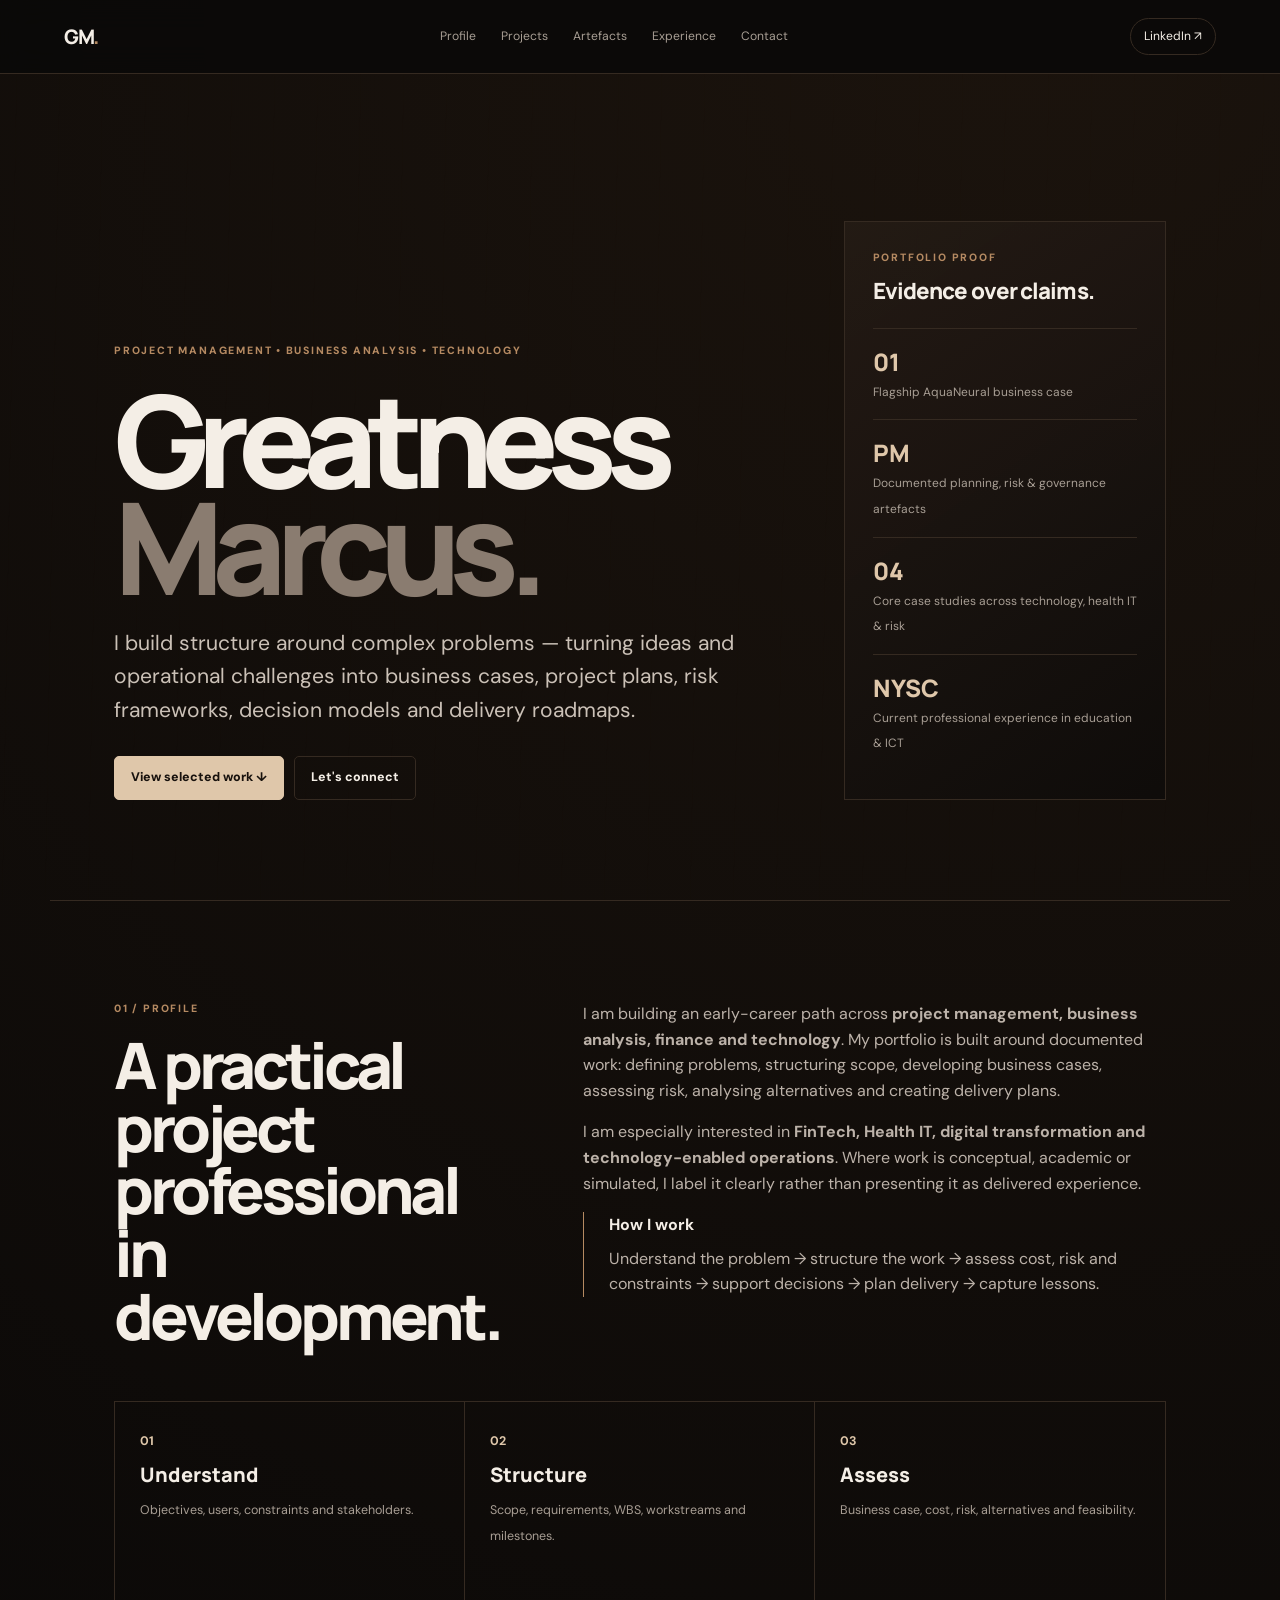
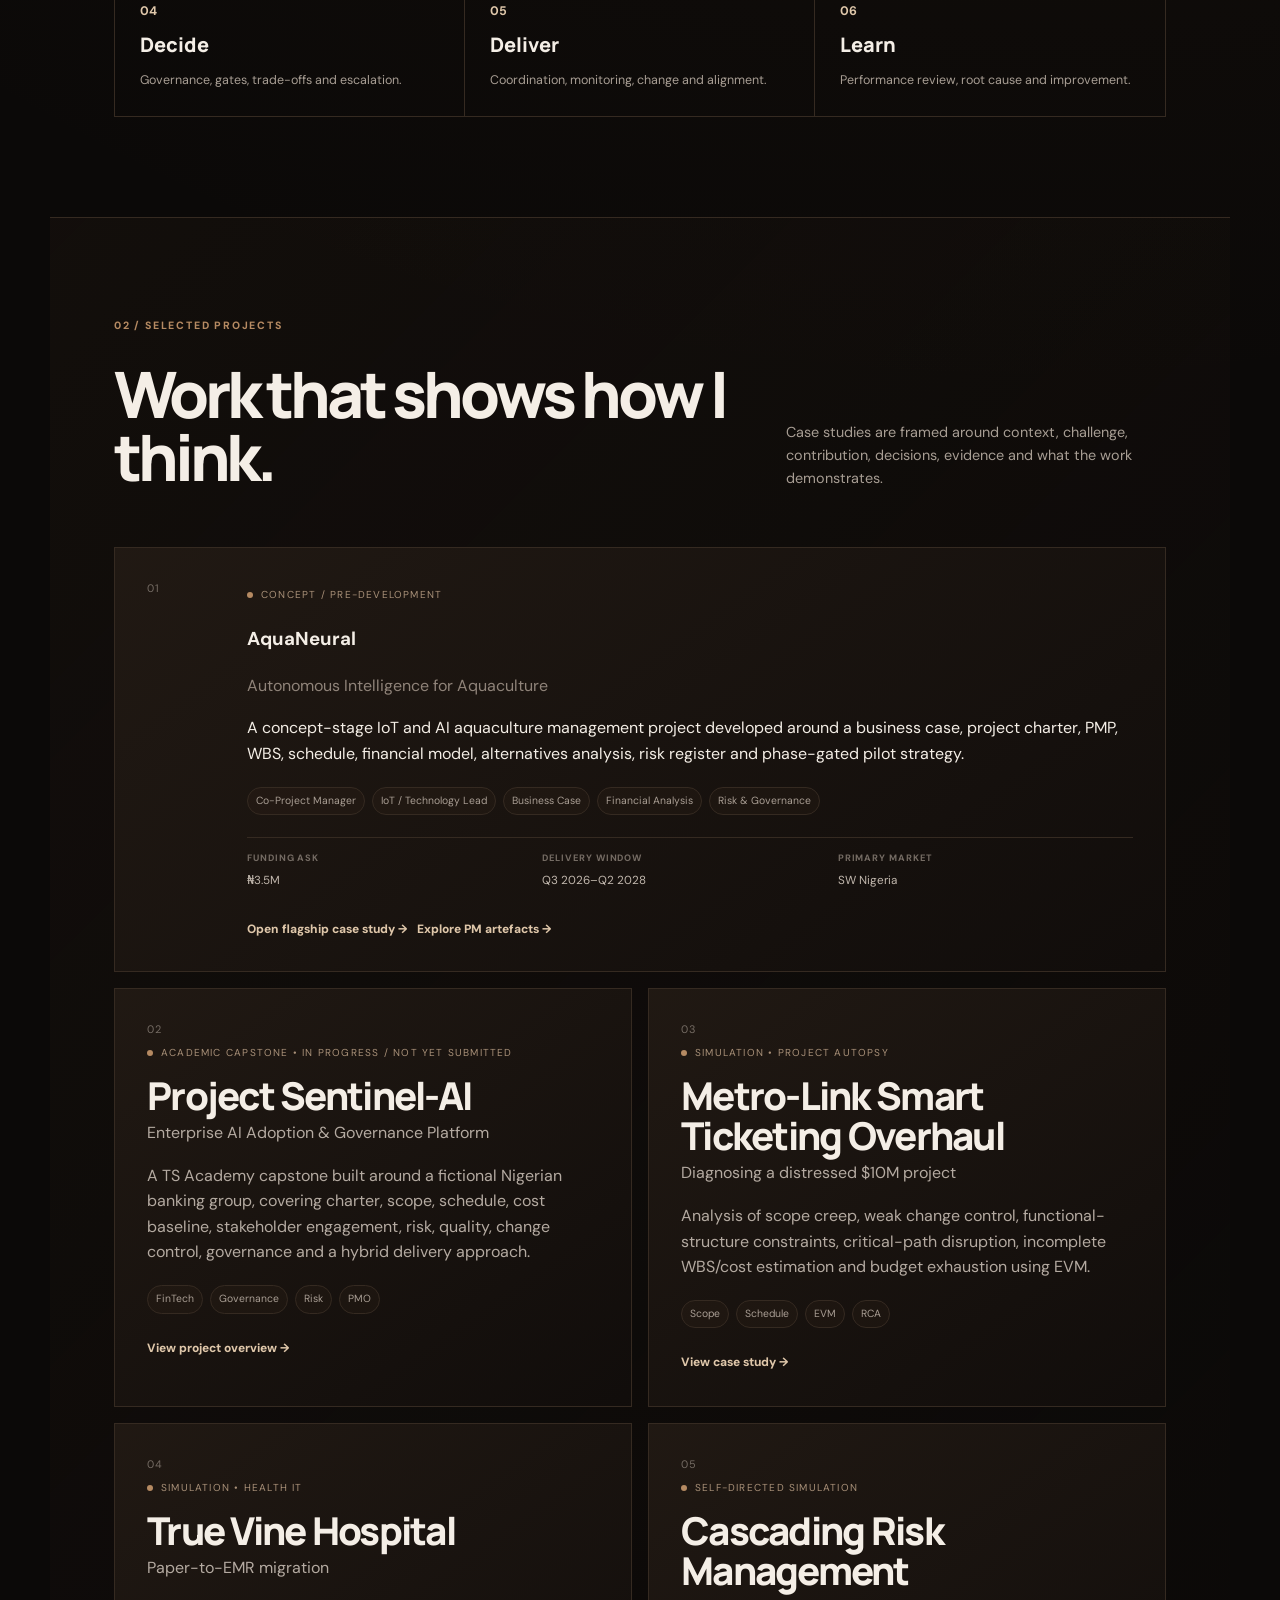
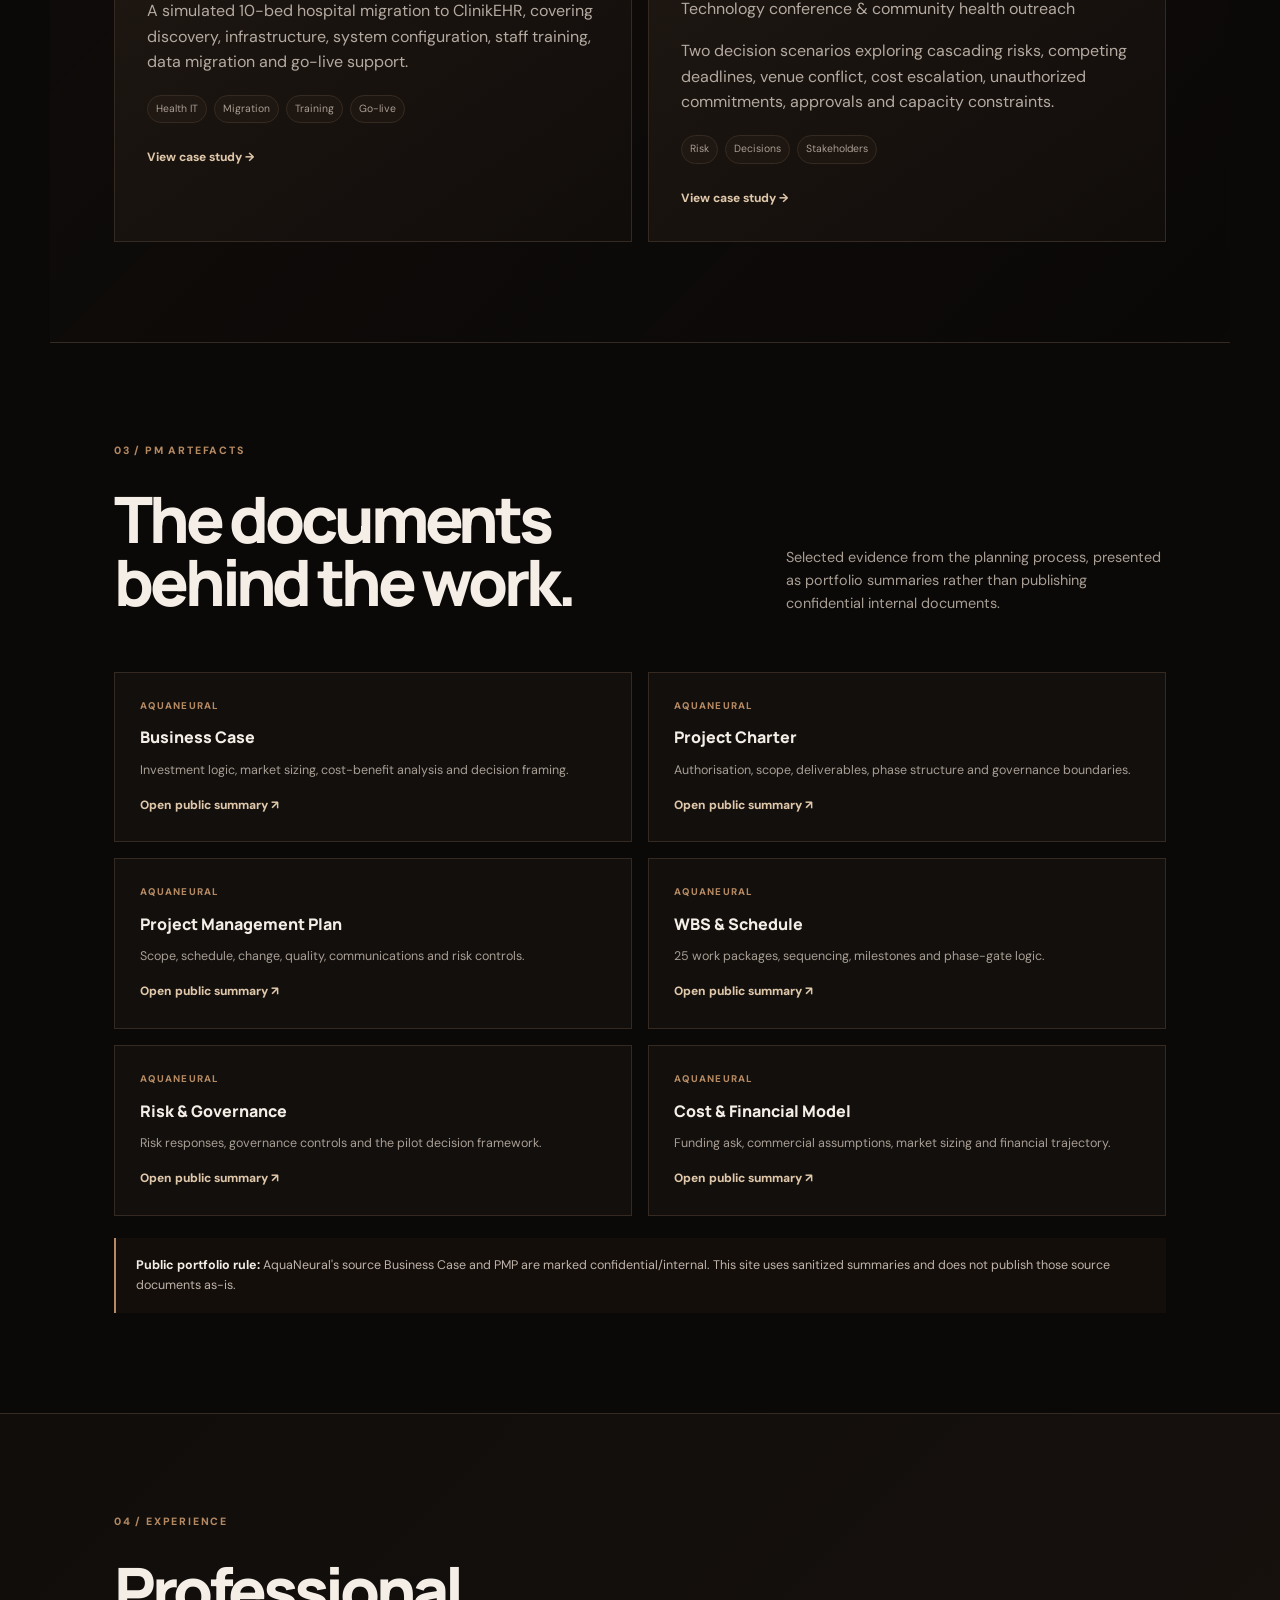
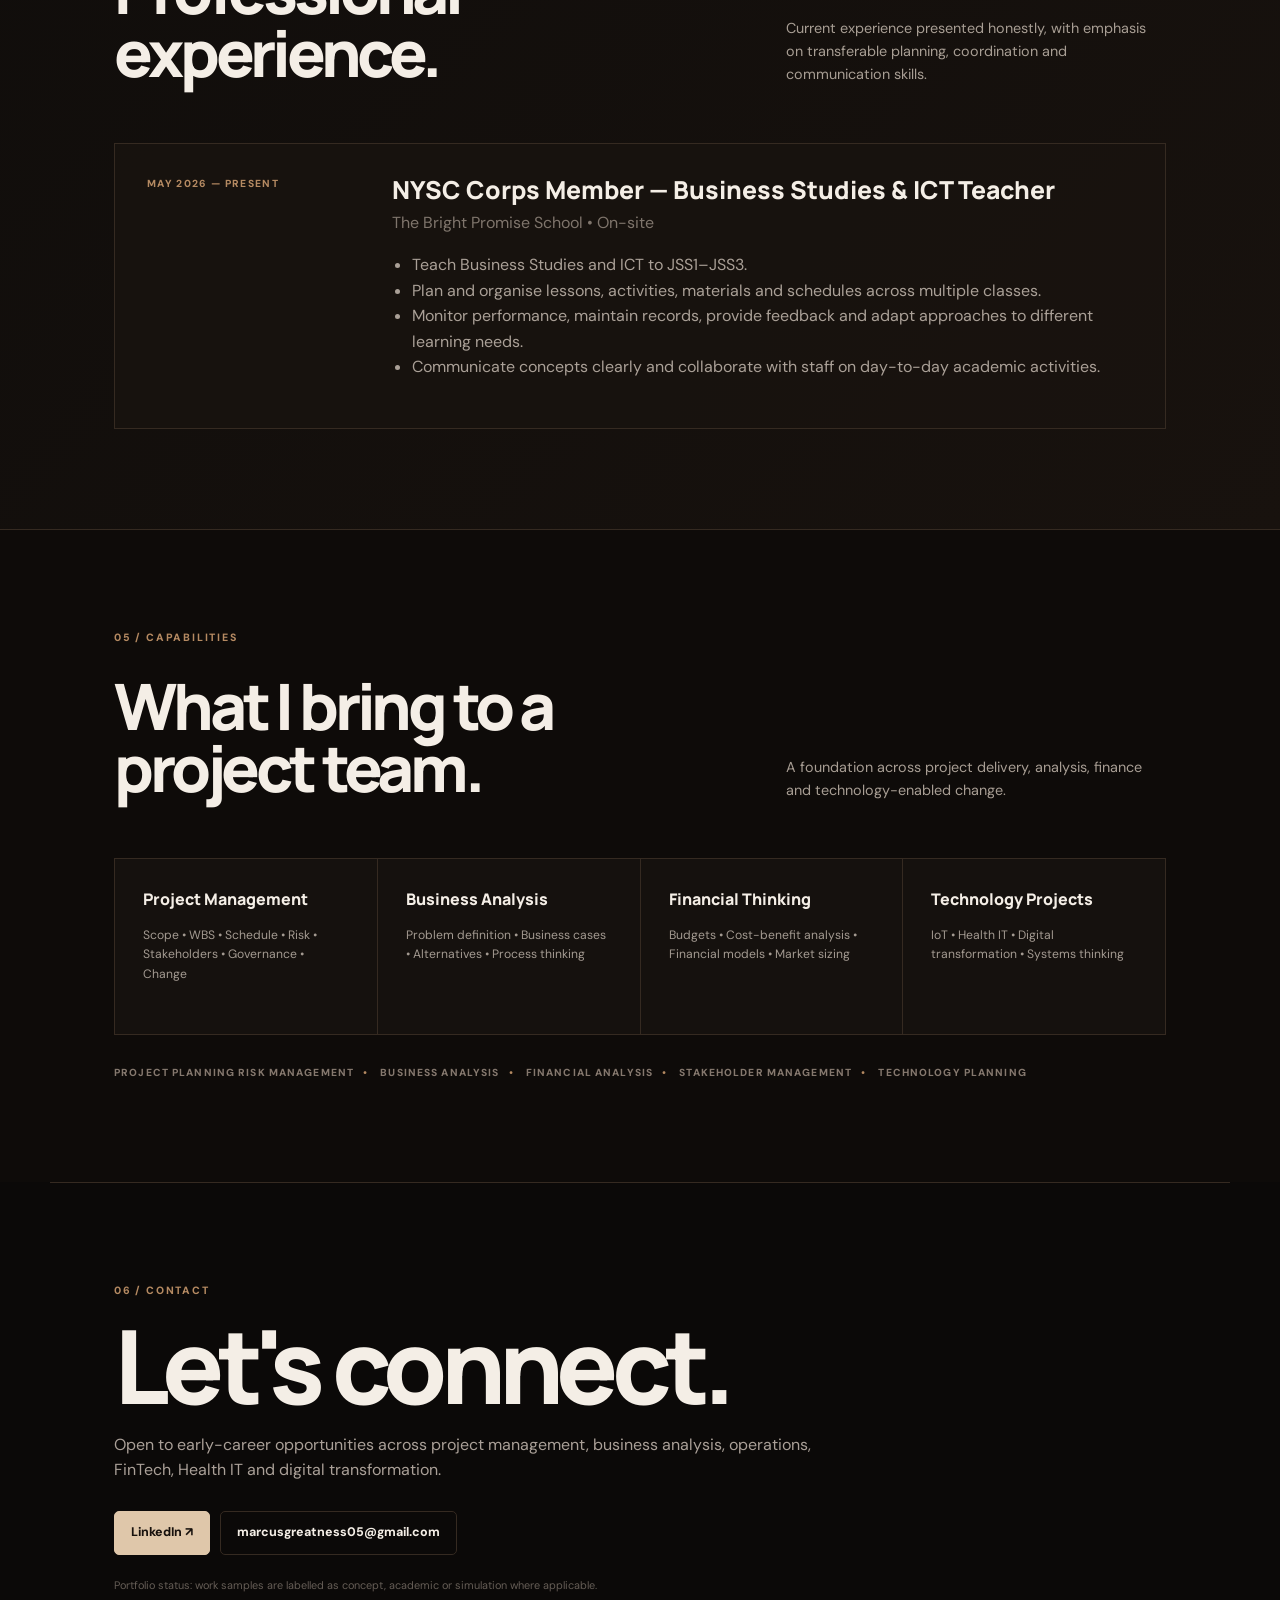
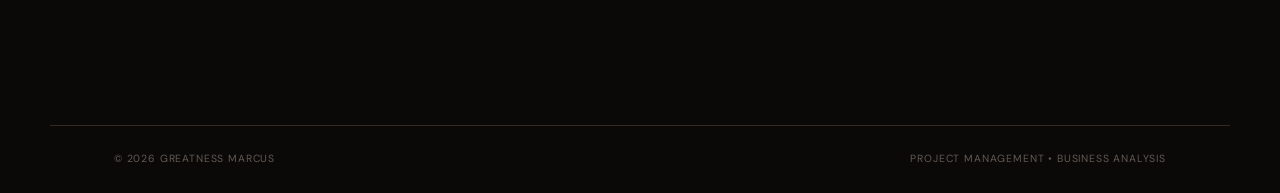
<file: index.html>
<!doctype html>
<html lang="en">
<head><meta charset="utf-8"><meta name="viewport" content="width=device-width,initial-scale=1"><meta name="description" content="Greatness Marcus — early-career Project Management and Business Analysis portfolio focused on structured delivery, risk, business cases, technology and digital transformation."><meta name="theme-color" content="#0b0908"><title>Greatness Marcus | Project Management Portfolio</title><link rel="stylesheet" href="style.css"></head>
<body>
<header class="nav"><a class="brand" href="#top">GM<span>.</span></a><nav><a href="#profile">Profile</a><a href="#projects">Projects</a><a href="#artefacts">Artefacts</a><a href="#experience">Experience</a><a href="#contact">Contact</a></nav><a class="nav-cta" href="https://www.linkedin.com/in/greatness-marcus-pm" target="_blank" rel="noopener">LinkedIn ↗</a></header>
<main id="top">
<section class="hero"><div><div class="eyebrow">PROJECT MANAGEMENT • BUSINESS ANALYSIS • TECHNOLOGY</div><h1>Greatness<br><em>Marcus.</em></h1><p class="lead">I build structure around complex problems — turning ideas and operational challenges into business cases, project plans, risk frameworks, decision models and delivery roadmaps.</p><div class="actions"><a class="button primary" href="#projects">View selected work ↓</a><a class="button ghost" href="#contact">Let's connect</a></div></div><aside class="hero-proof"><div class="kicker">PORTFOLIO PROOF</div><h2>Evidence over claims.</h2><div class="proof-list"><div class="proof-item"><strong>01</strong><span>Flagship AquaNeural business case</span></div><div class="proof-item"><strong>PM</strong><span>Documented planning, risk & governance artefacts</span></div><div class="proof-item"><strong>04</strong><span>Core case studies across technology, health IT & risk</span></div><div class="proof-item"><strong>NYSC</strong><span>Current professional experience in education & ICT</span></div></div></aside></section>
<section id="profile" class="section"><div class="profile"><div><div class="kicker">01 / PROFILE</div><h2>A practical project professional in development.</h2></div><div class="copy"><p>I am building an early-career path across <strong>project management, business analysis, finance and technology</strong>. My portfolio is built around documented work: defining problems, structuring scope, developing business cases, assessing risk, analysing alternatives and creating delivery plans.</p><p>I am especially interested in <strong>FinTech, Health IT, digital transformation and technology-enabled operations</strong>. Where work is conceptual, academic or simulated, I label it clearly rather than presenting it as delivered experience.</p><div class="profile-card"><strong>How I work</strong><span>Understand the problem → structure the work → assess cost, risk and constraints → support decisions → plan delivery → capture lessons.</span></div></div></div><div class="method"><div><b>01</b><strong>Understand</strong><span>Objectives, users, constraints and stakeholders.</span></div><div><b>02</b><strong>Structure</strong><span>Scope, requirements, WBS, workstreams and milestones.</span></div><div><b>03</b><strong>Assess</strong><span>Business case, cost, risk, alternatives and feasibility.</span></div><div><b>04</b><strong>Decide</strong><span>Governance, gates, trade-offs and escalation.</span></div><div><b>05</b><strong>Deliver</strong><span>Coordination, monitoring, change and alignment.</span></div><div><b>06</b><strong>Learn</strong><span>Performance review, root cause and improvement.</span></div></div></section>
<section id="projects" class="section projects"><div class="kicker">02 / SELECTED PROJECTS</div><div class="section-head"><h2>Work that shows how I think.</h2><p>Case studies are framed around context, challenge, contribution, decisions, evidence and what the work demonstrates.</p></div>
<article class="featured-project"><div class="number">01</div><div><div class="status">CONCEPT / PRE-DEVELOPMENT</div><h3>AquaNeural</h3><p class="subtitle">Autonomous Intelligence for Aquaculture</p><p>A concept-stage IoT and AI aquaculture management project developed around a business case, project charter, PMP, WBS, schedule, financial model, alternatives analysis, risk register and phase-gated pilot strategy.</p><div class="chips"><span>Co-Project Manager</span><span>IoT / Technology Lead</span><span>Business Case</span><span>Financial Analysis</span><span>Risk & Governance</span></div><div class="project-meta"><div><b>FUNDING ASK</b><span>₦3.5M</span></div><div><b>DELIVERY WINDOW</b><span>Q3 2026–Q2 2028</span></div><div><b>PRIMARY MARKET</b><span>SW Nigeria</span></div></div><div class="actions"><a class="text-link" href="aquaneural.html">Open flagship case study →</a><a class="text-link" href="aquaneural-artefacts.html">Explore PM artefacts →</a></div></div></article>
<div class="project-grid"><article class="project project-card"><div class="number">02</div><div class="status">ACADEMIC CAPSTONE • IN PROGRESS / NOT YET SUBMITTED</div><h3>Project Sentinel-AI</h3><p class="subtitle">Enterprise AI Adoption & Governance Platform</p><p>A TS Academy capstone built around a fictional Nigerian banking group, covering charter, scope, schedule, cost baseline, stakeholder engagement, risk, quality, change control, governance and a hybrid delivery approach.</p><div class="chips"><span>FinTech</span><span>Governance</span><span>Risk</span><span>PMO</span></div><a class="text-link" href="sentinel-ai.html">View project overview →</a></article><article class="project project-card"><div class="number">03</div><div class="status">SIMULATION • PROJECT AUTOPSY</div><h3>Metro-Link Smart Ticketing Overhaul</h3><p class="subtitle">Diagnosing a distressed $10M project</p><p>Analysis of scope creep, weak change control, functional-structure constraints, critical-path disruption, incomplete WBS/cost estimation and budget exhaustion using EVM.</p><div class="chips"><span>Scope</span><span>Schedule</span><span>EVM</span><span>RCA</span></div><a class="text-link" href="metro-link.html">View case study →</a></article><article class="project project-card"><div class="number">04</div><div class="status">SIMULATION • HEALTH IT</div><h3>True Vine Hospital</h3><p class="subtitle">Paper-to-EMR migration</p><p>A simulated 10-bed hospital migration to ClinikEHR, covering discovery, infrastructure, system configuration, staff training, data migration and go-live support.</p><div class="chips"><span>Health IT</span><span>Migration</span><span>Training</span><span>Go-live</span></div><a class="text-link" href="true-vine.html">View case study →</a></article><article class="project project-card"><div class="number">05</div><div class="status">SELF-DIRECTED SIMULATION</div><h3>Cascading Risk Management</h3><p class="subtitle">Technology conference & community health outreach</p><p>Two decision scenarios exploring cascading risks, competing deadlines, venue conflict, cost escalation, unauthorized commitments, approvals and capacity constraints.</p><div class="chips"><span>Risk</span><span>Decisions</span><span>Stakeholders</span></div><a class="text-link" href="cascading-risk.html">View case study →</a></article></div></section>
<section id="artefacts" class="section"><div class="kicker">03 / PM ARTEFACTS</div><div class="section-head"><h2>The documents behind the work.</h2><p>Selected evidence from the planning process, presented as portfolio summaries rather than publishing confidential internal documents.</p></div><div class="artefacts"><div class="artifact"><span class="artifact-label">AQUANEURAL</span><b>Business Case</b><p>Investment logic, market sizing, cost-benefit analysis and decision framing.</p><a class="text-link" href="artefacts/01_AquaNeural_Business_Case_Public_Summary.pdf">Open public summary ↗</a></div><div class="artifact"><span class="artifact-label">AQUANEURAL</span><b>Project Charter</b><p>Authorisation, scope, deliverables, phase structure and governance boundaries.</p><a class="text-link" href="artefacts/02_AquaNeural_Project_Charter_Public_Summary.pdf">Open public summary ↗</a></div><div class="artifact"><span class="artifact-label">AQUANEURAL</span><b>Project Management Plan</b><p>Scope, schedule, change, quality, communications and risk controls.</p><a class="text-link" href="artefacts/03_AquaNeural_PMP_Public_Summary.pdf">Open public summary ↗</a></div><div class="artifact"><span class="artifact-label">AQUANEURAL</span><b>WBS & Schedule</b><p>25 work packages, sequencing, milestones and phase-gate logic.</p><a class="text-link" href="artefacts/04_AquaNeural_WBS_and_Schedule_Public_Summary.pdf">Open public summary ↗</a></div><div class="artifact"><span class="artifact-label">AQUANEURAL</span><b>Risk & Governance</b><p>Risk responses, governance controls and the pilot decision framework.</p><a class="text-link" href="artefacts/05_AquaNeural_Risk_and_Governance_Public_Summary.pdf">Open public summary ↗</a></div><div class="artifact"><span class="artifact-label">AQUANEURAL</span><b>Cost & Financial Model</b><p>Funding ask, commercial assumptions, market sizing and financial trajectory.</p><a class="text-link" href="artefacts/06_AquaNeural_Cost_and_Financial_Model_Public_Summary.pdf">Open public summary ↗</a></div></div><div class="notice"><strong>Public portfolio rule:</strong> AquaNeural's source Business Case and PMP are marked confidential/internal. This site uses sanitized summaries and does not publish those source documents as-is.</div></section>
<section id="experience" class="section experience"><div class="kicker">04 / EXPERIENCE</div><div class="section-head"><h2>Professional experience.</h2><p>Current experience presented honestly, with emphasis on transferable planning, coordination and communication skills.</p></div><div class="experience-card"><div class="date">MAY 2026 — PRESENT</div><div><h3>NYSC Corps Member — Business Studies & ICT Teacher</h3><div class="muted">The Bright Promise School • On-site</div><ul><li>Teach Business Studies and ICT to JSS1–JSS3.</li><li>Plan and organise lessons, activities, materials and schedules across multiple classes.</li><li>Monitor performance, maintain records, provide feedback and adapt approaches to different learning needs.</li><li>Communicate concepts clearly and collaborate with staff on day-to-day academic activities.</li></ul></div></div></section>
<section class="section capabilities"><div class="kicker">05 / CAPABILITIES</div><div class="section-head"><h2>What I bring to a project team.</h2><p>A foundation across project delivery, analysis, finance and technology-enabled change.</p></div><div class="cap-grid"><div class="cap"><b>Project Management</b><span>Scope • WBS • Schedule • Risk • Stakeholders • Governance • Change</span></div><div class="cap"><b>Business Analysis</b><span>Problem definition • Business cases • Alternatives • Process thinking</span></div><div class="cap"><b>Financial Thinking</b><span>Budgets • Cost-benefit analysis • Financial models • Market sizing</span></div><div class="cap"><b>Technology Projects</b><span>IoT • Health IT • Digital transformation • Systems thinking</span></div></div><div class="skill-line">PROJECT PLANNING <span>RISK MANAGEMENT</span> <span>BUSINESS ANALYSIS</span> <span>FINANCIAL ANALYSIS</span> <span>STAKEHOLDER MANAGEMENT</span> <span>TECHNOLOGY PLANNING</span></div></section>
<section id="contact" class="section contact"><div class="kicker">06 / CONTACT</div><h2>Let's connect.</h2><p>Open to early-career opportunities across project management, business analysis, operations, FinTech, Health IT and digital transformation.</p><div class="actions"><a class="button primary" href="https://www.linkedin.com/in/greatness-marcus-pm" target="_blank" rel="noopener">LinkedIn ↗</a><a class="button ghost" href="mailto:marcusgreatness05@gmail.com">marcusgreatness05@gmail.com</a></div><p class="contact-note">Portfolio status: work samples are labelled as concept, academic or simulation where applicable.</p></section>
</main><footer><span>© 2026 Greatness Marcus</span><span>Project Management • Business Analysis</span></footer></body></html>
</file>
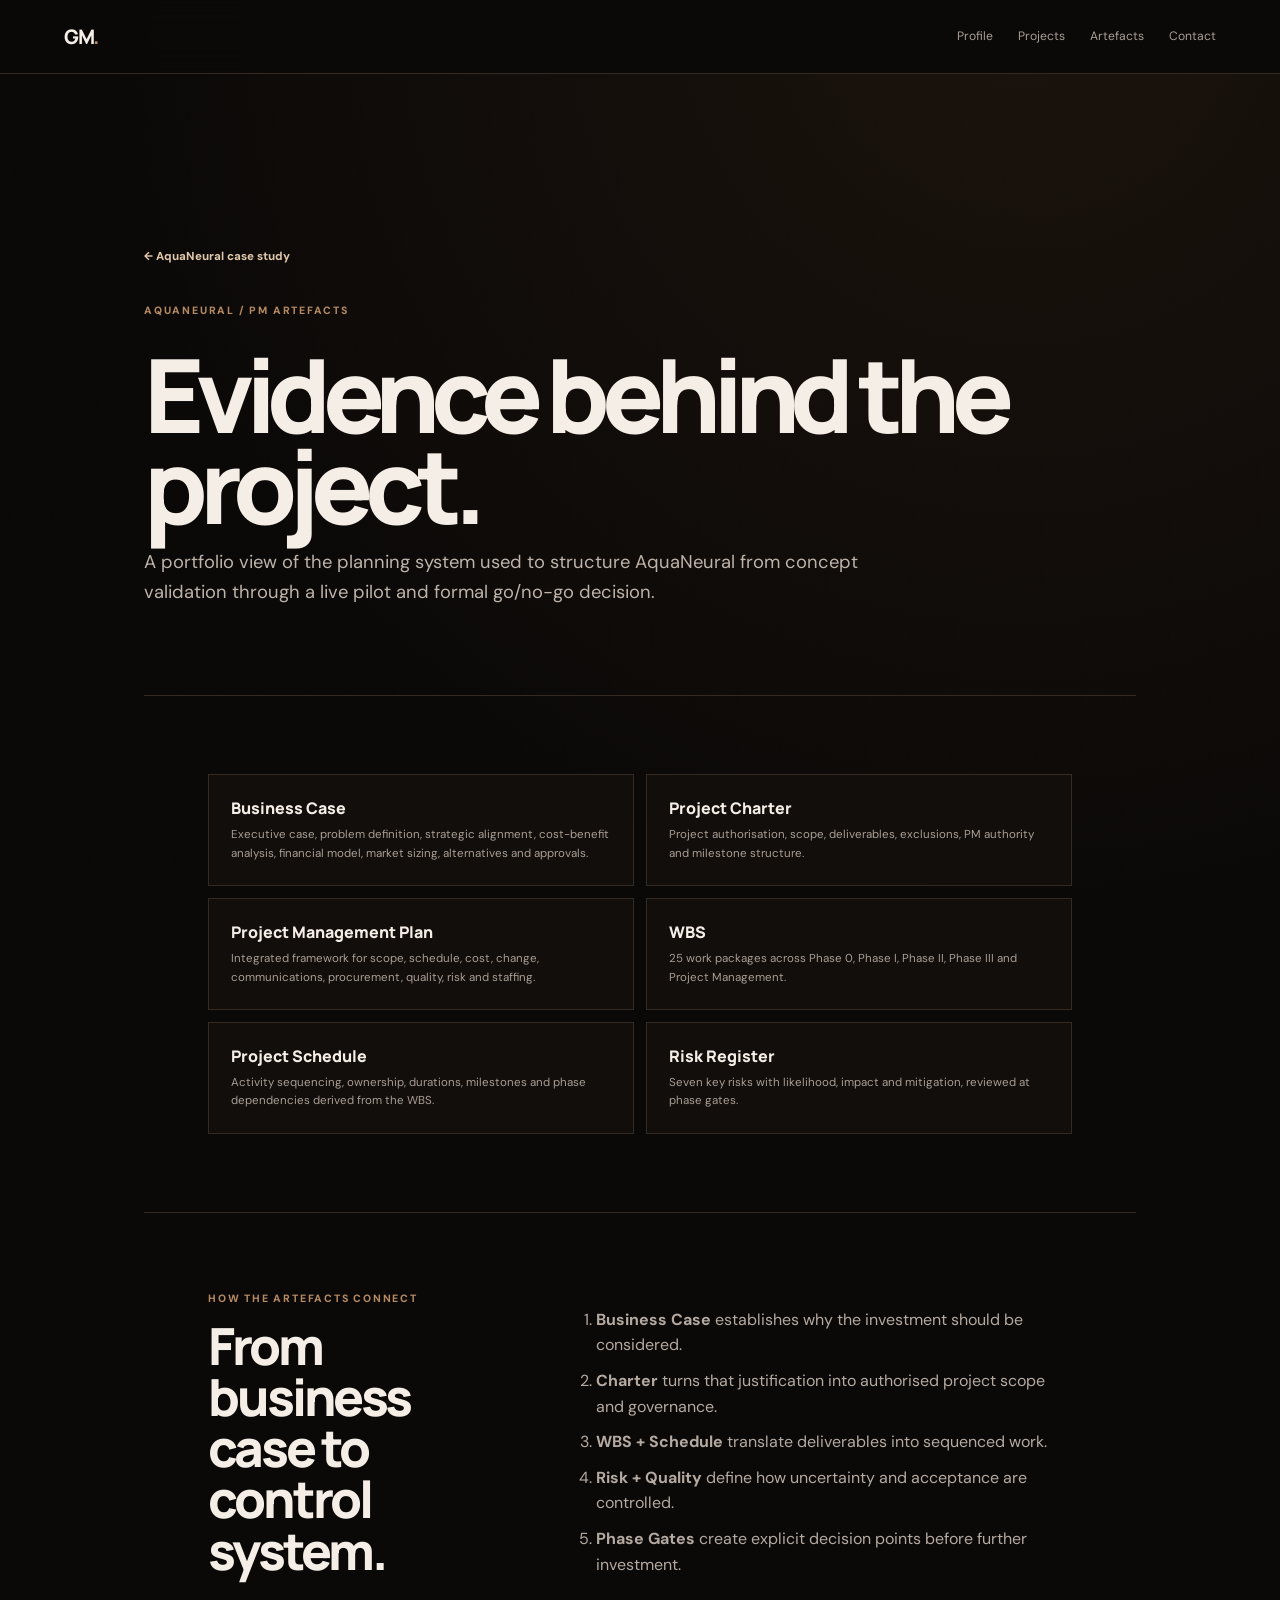
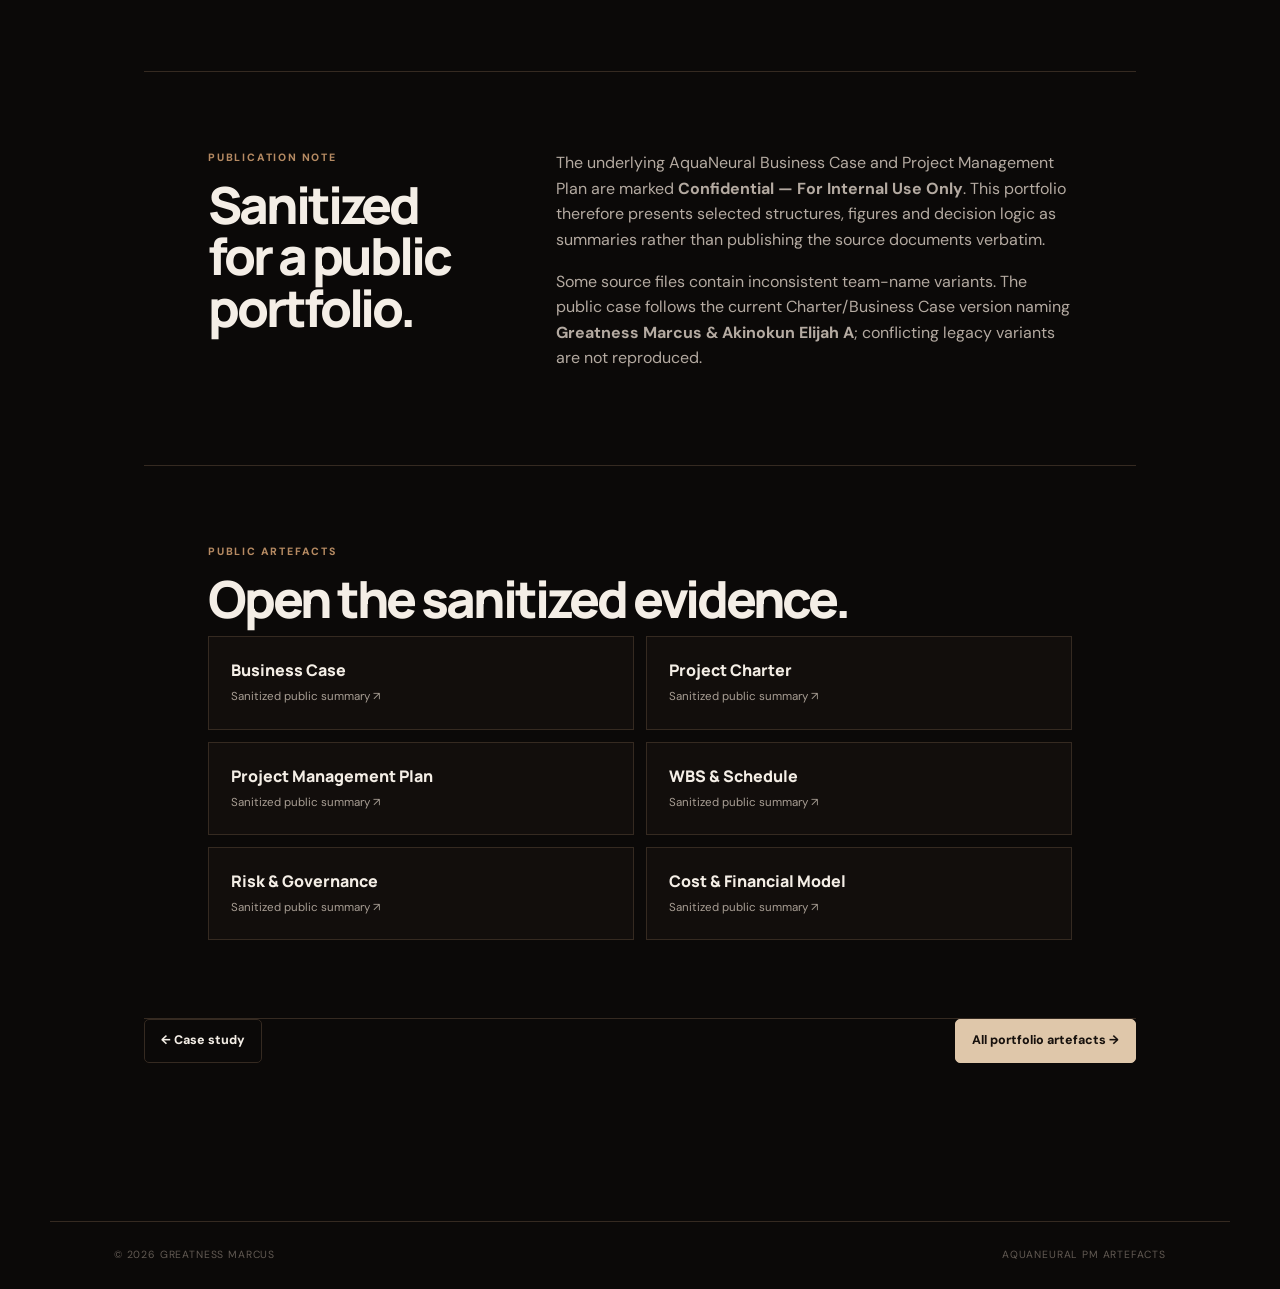
<file: aquaneural-artefacts.html>
<!doctype html><html lang="en"><head><meta charset="utf-8"><meta name="viewport" content="width=device-width,initial-scale=1"><title>AquaNeural Artefacts | Greatness Marcus</title><link rel="stylesheet" href="case.css"></head><body><header class="nav"><a class="brand" href="index.html">GM<span>.</span></a><nav><a href="index.html#profile">Profile</a><a href="index.html#projects">Projects</a><a href="index.html#artefacts">Artefacts</a><a href="index.html#contact">Contact</a></nav></header><main class="case"><section class="case-hero"><a class="back" href="aquaneural.html">← AquaNeural case study</a><div class="kicker" style="margin-top:35px">AQUANEURAL / PM ARTEFACTS</div><h1>Evidence behind the project.</h1><p class="case-lead">A portfolio view of the planning system used to structure AquaNeural from concept validation through a live pilot and formal go/no-go decision.</p></section><section class="case case-section"><div class="artifact-grid"><div class="artifact"><b>Business Case</b><span>Executive case, problem definition, strategic alignment, cost-benefit analysis, financial model, market sizing, alternatives and approvals.</span></div><div class="artifact"><b>Project Charter</b><span>Project authorisation, scope, deliverables, exclusions, PM authority and milestone structure.</span></div><div class="artifact"><b>Project Management Plan</b><span>Integrated framework for scope, schedule, cost, change, communications, procurement, quality, risk and staffing.</span></div><div class="artifact"><b>WBS</b><span>25 work packages across Phase 0, Phase I, Phase II, Phase III and Project Management.</span></div><div class="artifact"><b>Project Schedule</b><span>Activity sequencing, ownership, durations, milestones and phase dependencies derived from the WBS.</span></div><div class="artifact"><b>Risk Register</b><span>Seven key risks with likelihood, impact and mitigation, reviewed at phase gates.</span></div></div></section><section class="case case-section"><div class="two-col"><div><div class="kicker">HOW THE ARTEFACTS CONNECT</div><h2>From business case to control system.</h2></div><div class="case-copy"><ol><li><strong>Business Case</strong> establishes why the investment should be considered.</li><li><strong>Charter</strong> turns that justification into authorised project scope and governance.</li><li><strong>WBS + Schedule</strong> translate deliverables into sequenced work.</li><li><strong>Risk + Quality</strong> define how uncertainty and acceptance are controlled.</li><li><strong>Phase Gates</strong> create explicit decision points before further investment.</li></ol></div></div></section><section class="case case-section"><div class="two-col"><div><div class="kicker">PUBLICATION NOTE</div><h2>Sanitized for a public portfolio.</h2></div><div class="case-copy"><p>The underlying AquaNeural Business Case and Project Management Plan are marked <strong>Confidential — For Internal Use Only</strong>. This portfolio therefore presents selected structures, figures and decision logic as summaries rather than publishing the source documents verbatim.</p><p>Some source files contain inconsistent team-name variants. The public case follows the current Charter/Business Case version naming <strong>Greatness Marcus & Akinokun Elijah A</strong>; conflicting legacy variants are not reproduced.</p></div></div></section><section class="case case-section"><div class="kicker">PUBLIC ARTEFACTS</div><h2>Open the sanitized evidence.</h2><div class="artifact-grid"><a class="artifact" href="artefacts/01_AquaNeural_Business_Case_Public_Summary.pdf"><b>Business Case</b><span>Sanitized public summary ↗</span></a><a class="artifact" href="artefacts/02_AquaNeural_Project_Charter_Public_Summary.pdf"><b>Project Charter</b><span>Sanitized public summary ↗</span></a><a class="artifact" href="artefacts/03_AquaNeural_PMP_Public_Summary.pdf"><b>Project Management Plan</b><span>Sanitized public summary ↗</span></a><a class="artifact" href="artefacts/04_AquaNeural_WBS_and_Schedule_Public_Summary.pdf"><b>WBS & Schedule</b><span>Sanitized public summary ↗</span></a><a class="artifact" href="artefacts/05_AquaNeural_Risk_and_Governance_Public_Summary.pdf"><b>Risk & Governance</b><span>Sanitized public summary ↗</span></a><a class="artifact" href="artefacts/06_AquaNeural_Cost_and_Financial_Model_Public_Summary.pdf"><b>Cost & Financial Model</b><span>Sanitized public summary ↗</span></a></div></section><div class="footer-actions"><a class="button ghost" href="aquaneural.html">← Case study</a><a class="button primary" href="index.html#artefacts">All portfolio artefacts →</a></div></main><footer><span>© 2026 Greatness Marcus</span><span>AquaNeural PM Artefacts</span></footer></body></html>
</file>
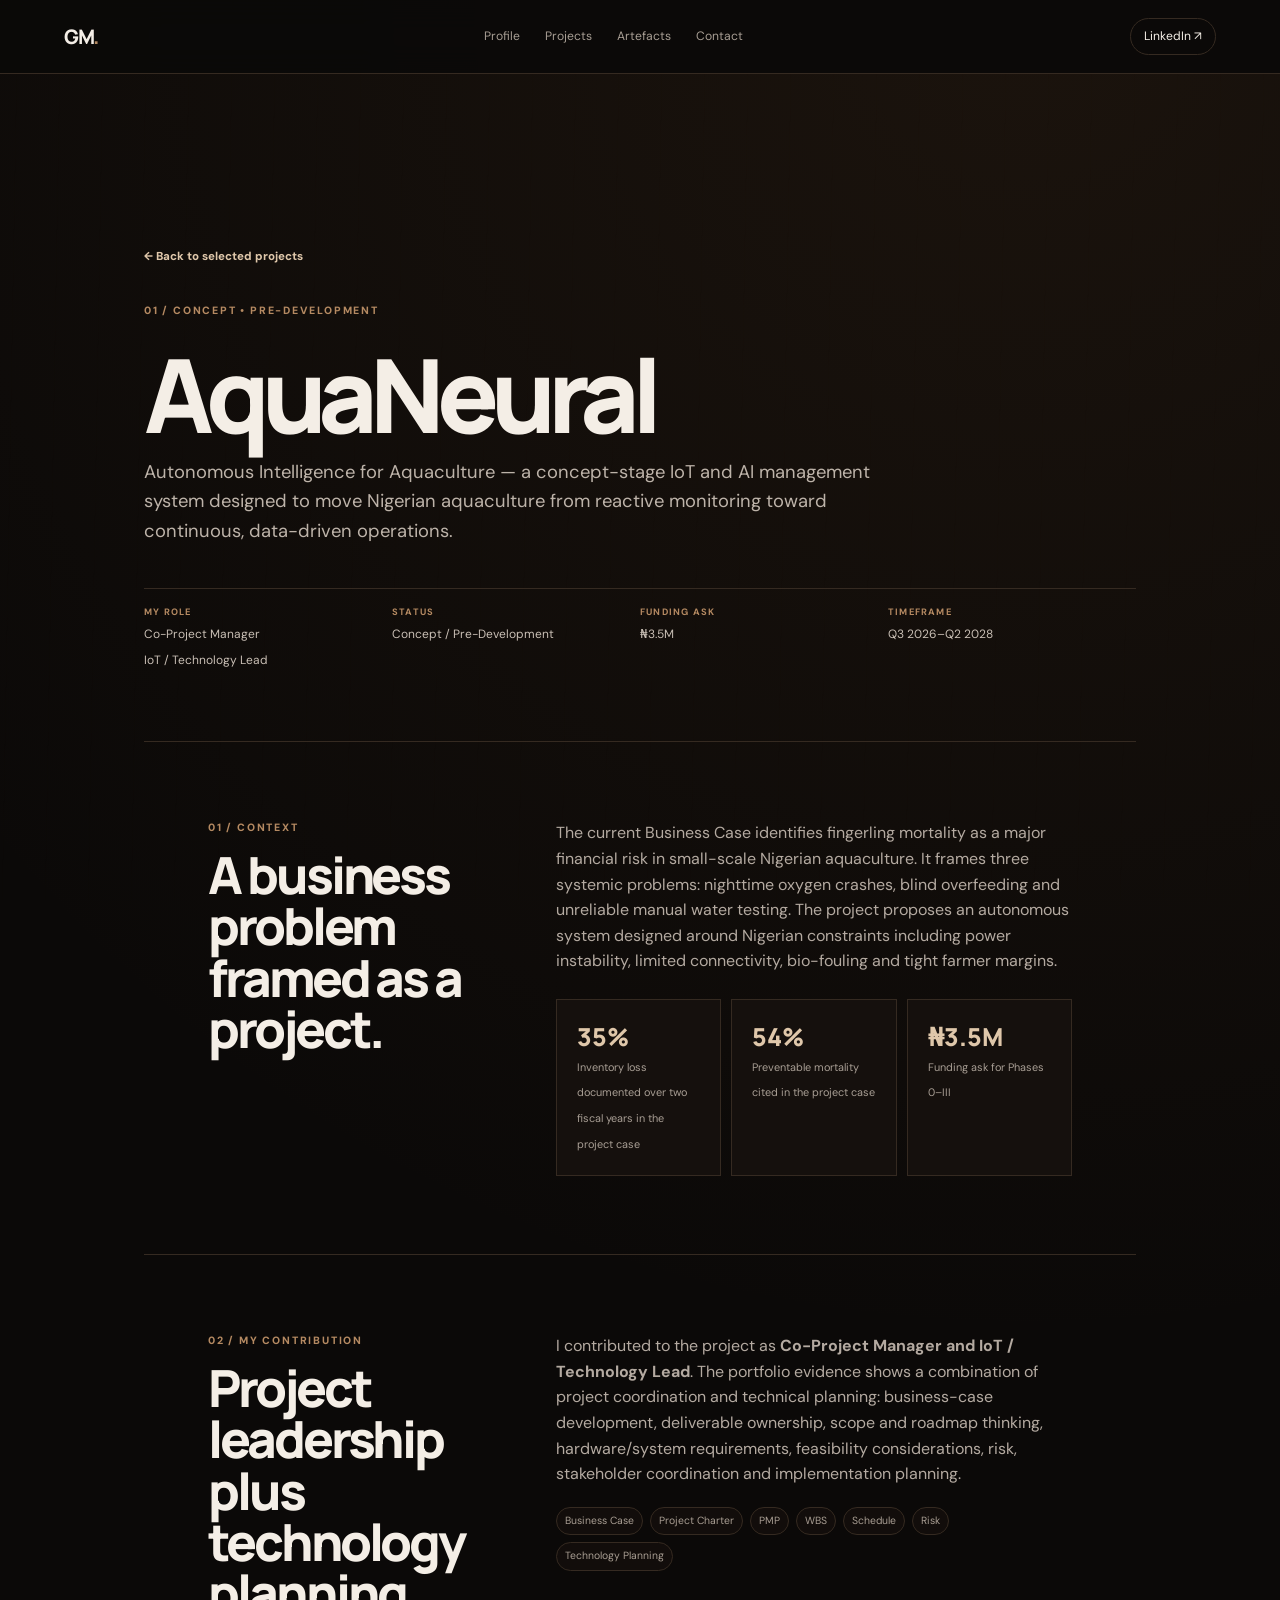
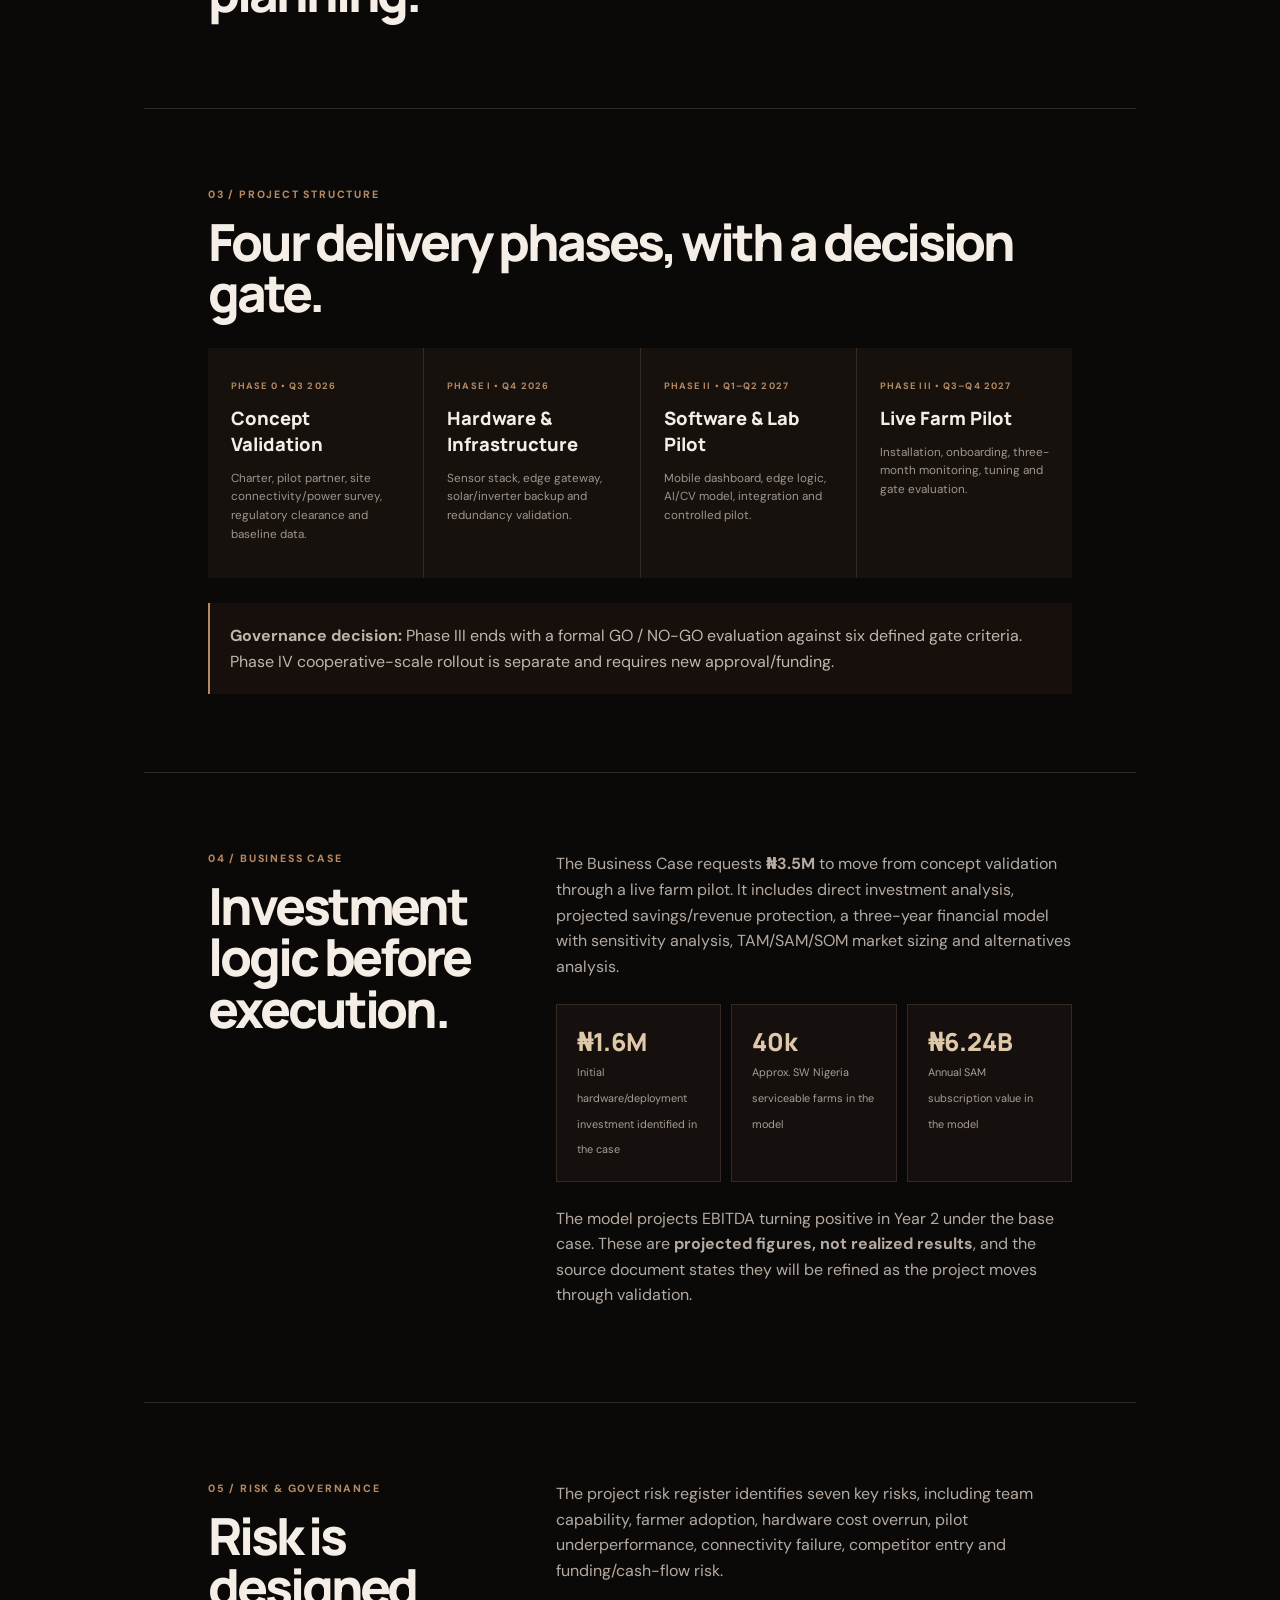
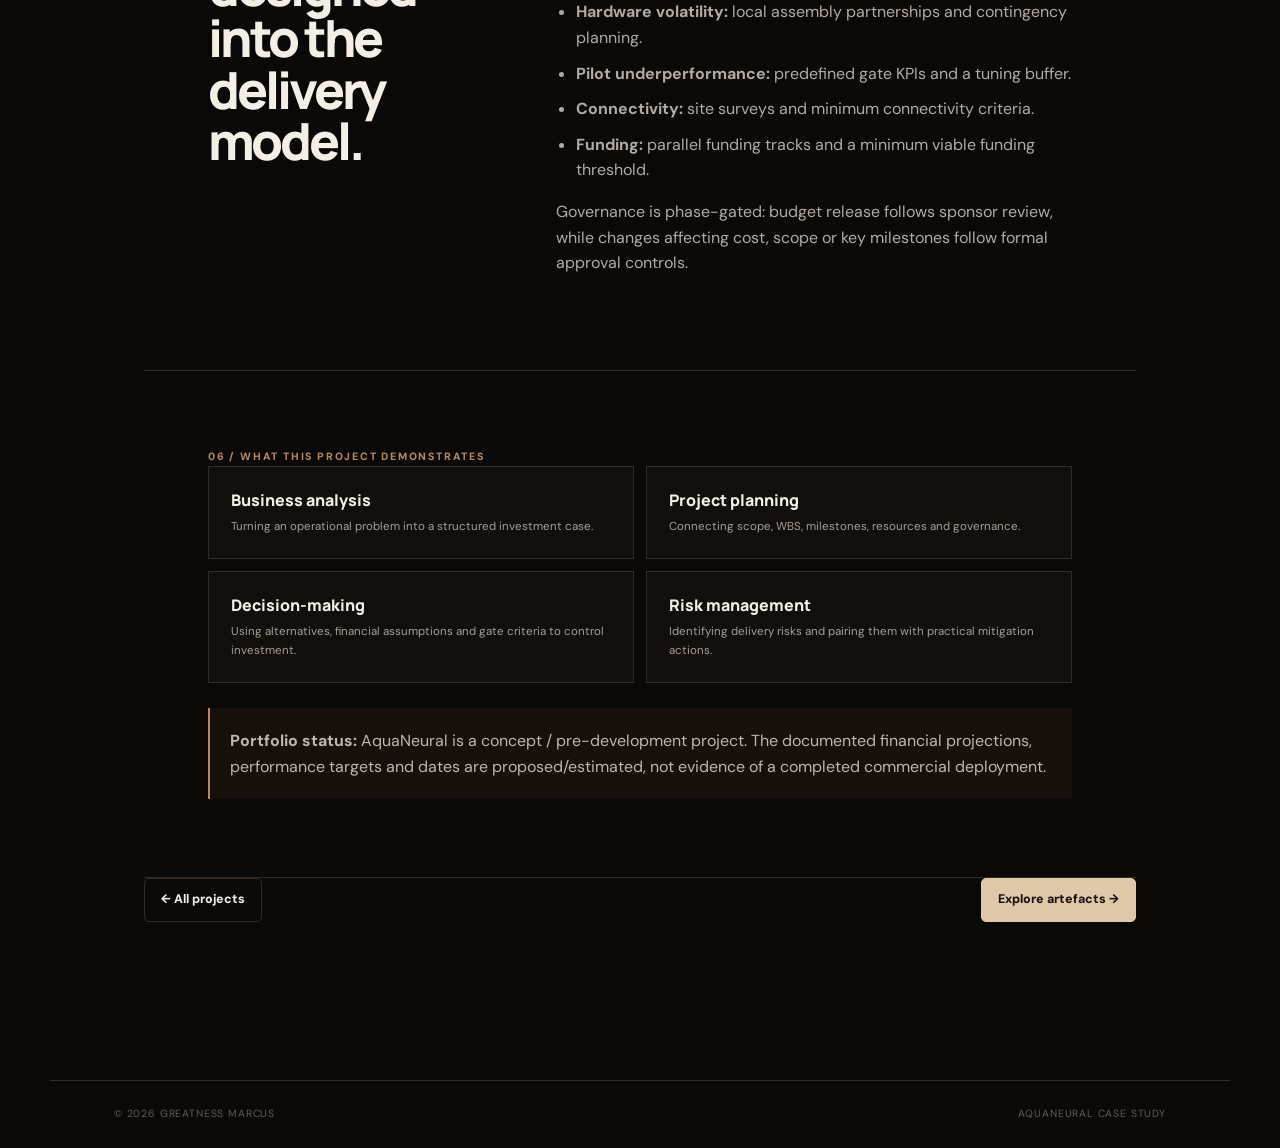
<file: aquaneural.html>
<!doctype html><html lang="en"><head><meta charset="utf-8"><meta name="viewport" content="width=device-width,initial-scale=1"><title>AquaNeural | Greatness Marcus</title><link rel="stylesheet" href="case.css"></head><body><header class="nav"><a class="brand" href="index.html">GM<span>.</span></a><nav><a href="index.html#profile">Profile</a><a href="index.html#projects">Projects</a><a href="index.html#artefacts">Artefacts</a><a href="index.html#contact">Contact</a></nav><a class="nav-cta" href="https://www.linkedin.com/in/greatness-marcus-pm" target="_blank">LinkedIn ↗</a></header>
<main class="case"><section class="case-hero"><a class="back" href="index.html#projects">← Back to selected projects</a><div class="kicker" style="margin-top:35px">01 / CONCEPT • PRE-DEVELOPMENT</div><h1>AquaNeural</h1><p class="case-lead">Autonomous Intelligence for Aquaculture — a concept-stage IoT and AI management system designed to move Nigerian aquaculture from reactive monitoring toward continuous, data-driven operations.</p><div class="case-meta"><div><b>MY ROLE</b><span>Co-Project Manager<br>IoT / Technology Lead</span></div><div><b>STATUS</b><span>Concept / Pre-Development</span></div><div><b>FUNDING ASK</b><span>₦3.5M</span></div><div><b>TIMEFRAME</b><span>Q3 2026–Q2 2028</span></div></div></section>
<section class="case case-section"><div class="two-col"><div><div class="kicker">01 / CONTEXT</div><h2>A business problem framed as a project.</h2></div><div class="case-copy"><p>The current Business Case identifies fingerling mortality as a major financial risk in small-scale Nigerian aquaculture. It frames three systemic problems: nighttime oxygen crashes, blind overfeeding and unreliable manual water testing. The project proposes an autonomous system designed around Nigerian constraints including power instability, limited connectivity, bio-fouling and tight farmer margins.</p><div class="stat-grid"><div class="stat"><strong>35%</strong><span>Inventory loss documented over two fiscal years in the project case</span></div><div class="stat"><strong>54%</strong><span>Preventable mortality cited in the project case</span></div><div class="stat"><strong>₦3.5M</strong><span>Funding ask for Phases 0–III</span></div></div></div></div></section>
<section class="case case-section"><div class="two-col"><div><div class="kicker">02 / MY CONTRIBUTION</div><h2>Project leadership plus technology planning.</h2></div><div class="case-copy"><p>I contributed to the project as <strong>Co-Project Manager and IoT / Technology Lead</strong>. The portfolio evidence shows a combination of project coordination and technical planning: business-case development, deliverable ownership, scope and roadmap thinking, hardware/system requirements, feasibility considerations, risk, stakeholder coordination and implementation planning.</p><div class="chips"><span>Business Case</span><span>Project Charter</span><span>PMP</span><span>WBS</span><span>Schedule</span><span>Risk</span><span>Technology Planning</span></div></div></div></section>
<section class="case case-section"><div class="kicker">03 / PROJECT STRUCTURE</div><h2>Four delivery phases, with a decision gate.</h2><div class="phase-grid"><div class="phase"><b>PHASE 0 • Q3 2026</b><h3>Concept Validation</h3><p>Charter, pilot partner, site connectivity/power survey, regulatory clearance and baseline data.</p></div><div class="phase"><b>PHASE I • Q4 2026</b><h3>Hardware & Infrastructure</h3><p>Sensor stack, edge gateway, solar/inverter backup and redundancy validation.</p></div><div class="phase"><b>PHASE II • Q1–Q2 2027</b><h3>Software & Lab Pilot</h3><p>Mobile dashboard, edge logic, AI/CV model, integration and controlled pilot.</p></div><div class="phase"><b>PHASE III • Q3–Q4 2027</b><h3>Live Farm Pilot</h3><p>Installation, onboarding, three-month monitoring, tuning and gate evaluation.</p></div></div><div class="decision"><strong>Governance decision:</strong> Phase III ends with a formal GO / NO-GO evaluation against six defined gate criteria. Phase IV cooperative-scale rollout is separate and requires new approval/funding.</div></section>
<section class="case case-section"><div class="two-col"><div><div class="kicker">04 / BUSINESS CASE</div><h2>Investment logic before execution.</h2></div><div class="case-copy"><p>The Business Case requests <strong>₦3.5M</strong> to move from concept validation through a live farm pilot. It includes direct investment analysis, projected savings/revenue protection, a three-year financial model with sensitivity analysis, TAM/SAM/SOM market sizing and alternatives analysis.</p><div class="stat-grid"><div class="stat"><strong>₦1.6M</strong><span>Initial hardware/deployment investment identified in the case</span></div><div class="stat"><strong>40k</strong><span>Approx. SW Nigeria serviceable farms in the model</span></div><div class="stat"><strong>₦6.24B</strong><span>Annual SAM subscription value in the model</span></div></div><p style="margin-top:24px">The model projects EBITDA turning positive in Year 2 under the base case. These are <strong>projected figures, not realized results</strong>, and the source document states they will be refined as the project moves through validation.</p></div></div></section>
<section class="case case-section"><div class="two-col"><div><div class="kicker">05 / RISK & GOVERNANCE</div><h2>Risk is designed into the delivery model.</h2></div><div class="case-copy"><p>The project risk register identifies seven key risks, including team capability, farmer adoption, hardware cost overrun, pilot underperformance, connectivity failure, competitor entry and funding/cash-flow risk.</p><ul><li><strong>Hardware volatility:</strong> local assembly partnerships and contingency planning.</li><li><strong>Pilot underperformance:</strong> predefined gate KPIs and a tuning buffer.</li><li><strong>Connectivity:</strong> site surveys and minimum connectivity criteria.</li><li><strong>Funding:</strong> parallel funding tracks and a minimum viable funding threshold.</li></ul><p>Governance is phase-gated: budget release follows sponsor review, while changes affecting cost, scope or key milestones follow formal approval controls.</p></div></div></section>
<section class="case case-section"><div class="kicker">06 / WHAT THIS PROJECT DEMONSTRATES</div><div class="artifact-grid"><div class="artifact"><b>Business analysis</b><span>Turning an operational problem into a structured investment case.</span></div><div class="artifact"><b>Project planning</b><span>Connecting scope, WBS, milestones, resources and governance.</span></div><div class="artifact"><b>Decision-making</b><span>Using alternatives, financial assumptions and gate criteria to control investment.</span></div><div class="artifact"><b>Risk management</b><span>Identifying delivery risks and pairing them with practical mitigation actions.</span></div></div><div class="decision"><strong>Portfolio status:</strong> AquaNeural is a concept / pre-development project. The documented financial projections, performance targets and dates are proposed/estimated, not evidence of a completed commercial deployment.</div></section>
<div class="footer-actions"><a class="button ghost" href="index.html#projects">← All projects</a><a class="button primary" href="aquaneural-artefacts.html">Explore artefacts →</a></div></main><footer><span>© 2026 Greatness Marcus</span><span>AquaNeural Case Study</span></footer></body></html>
</file>
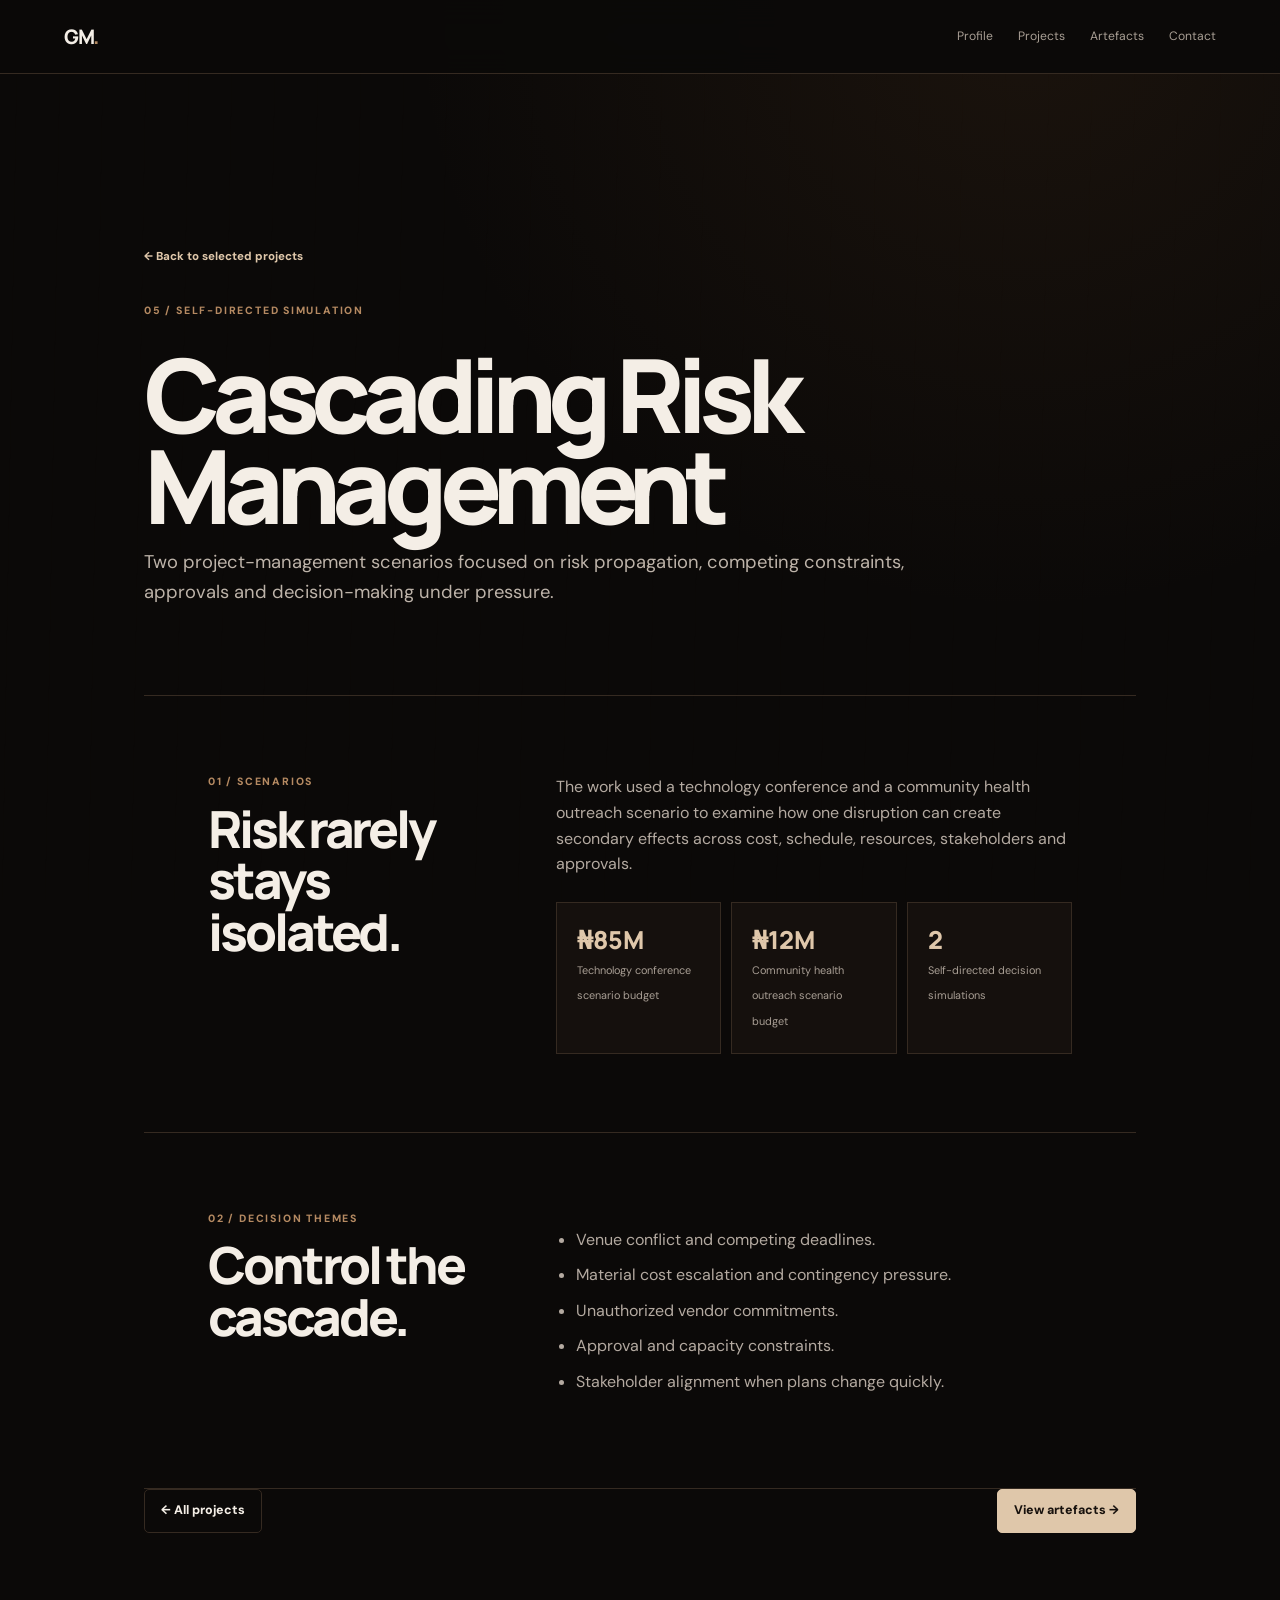
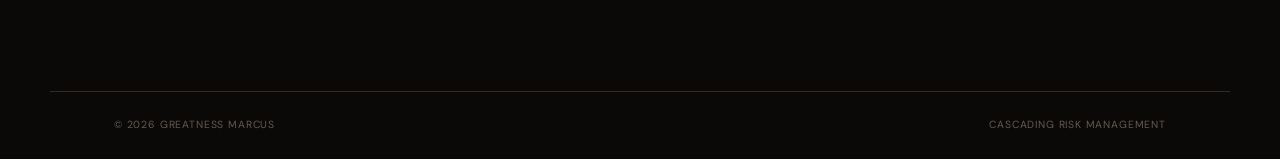
<file: cascading-risk.html>
<!doctype html><html lang="en"><head><meta charset="utf-8"><meta name="viewport" content="width=device-width,initial-scale=1"><title>Cascading Risk Management | Greatness Marcus</title><link rel="stylesheet" href="case.css"></head><body><header class="nav"><a class="brand" href="index.html">GM<span>.</span></a><nav><a href="index.html#profile">Profile</a><a href="index.html#projects">Projects</a><a href="index.html#artefacts">Artefacts</a><a href="index.html#contact">Contact</a></nav></header><main class="case"><section class="case-hero"><a class="back" href="index.html#projects">← Back to selected projects</a><div class="kicker" style="margin-top:35px">05 / SELF-DIRECTED SIMULATION</div><h1>Cascading Risk Management</h1><p class="case-lead">Two project-management scenarios focused on risk propagation, competing constraints, approvals and decision-making under pressure.</p></section><section class="case case-section"><div class="two-col"><div><div class="kicker">01 / SCENARIOS</div><h2>Risk rarely stays isolated.</h2></div><div class="case-copy"><p>The work used a technology conference and a community health outreach scenario to examine how one disruption can create secondary effects across cost, schedule, resources, stakeholders and approvals.</p><div class="stat-grid"><div class="stat"><strong>₦85M</strong><span>Technology conference scenario budget</span></div><div class="stat"><strong>₦12M</strong><span>Community health outreach scenario budget</span></div><div class="stat"><strong>2</strong><span>Self-directed decision simulations</span></div></div></div></div></section><section class="case case-section"><div class="two-col"><div><div class="kicker">02 / DECISION THEMES</div><h2>Control the cascade.</h2></div><div class="case-copy"><ul><li>Venue conflict and competing deadlines.</li><li>Material cost escalation and contingency pressure.</li><li>Unauthorized vendor commitments.</li><li>Approval and capacity constraints.</li><li>Stakeholder alignment when plans change quickly.</li></ul></div></div></section><div class="footer-actions"><a class="button ghost" href="index.html#projects">← All projects</a><a class="button primary" href="index.html#artefacts">View artefacts →</a></div></main><footer><span>© 2026 Greatness Marcus</span><span>Cascading Risk Management</span></footer></body></html>
</file>
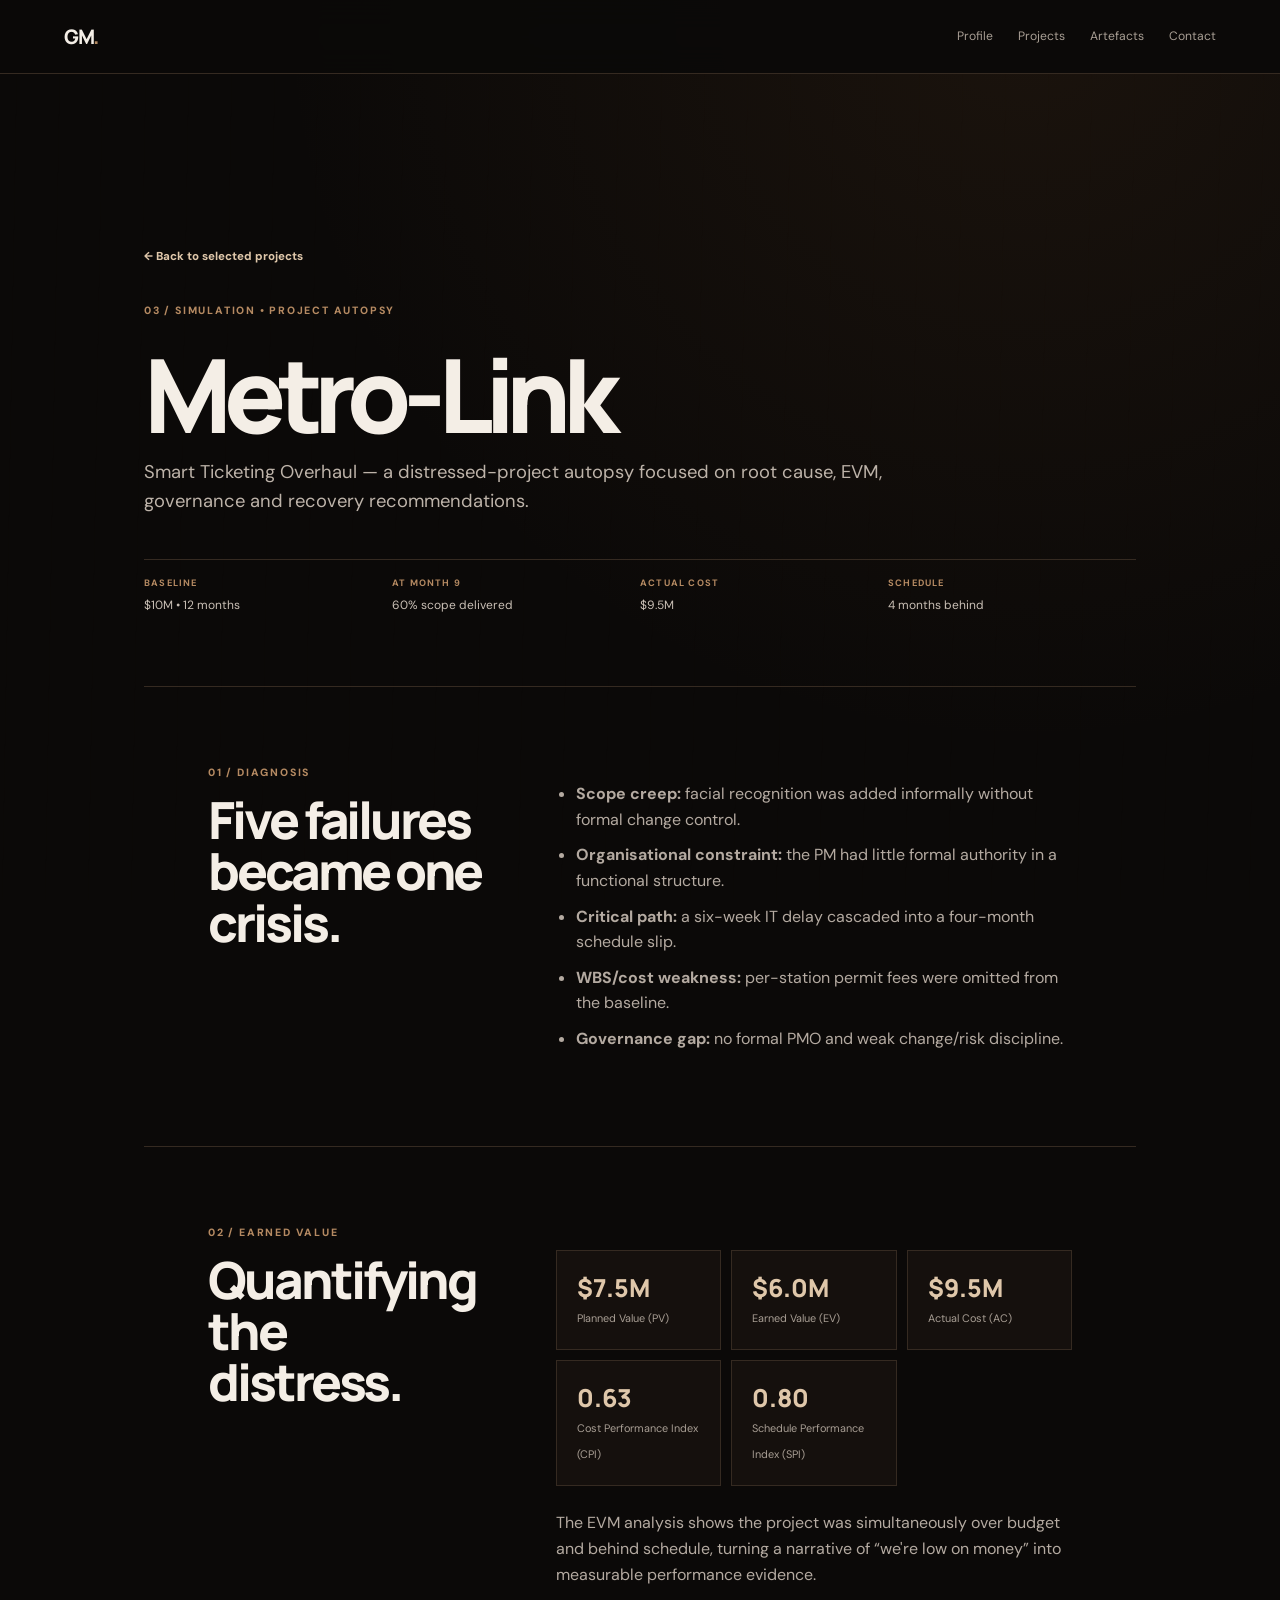
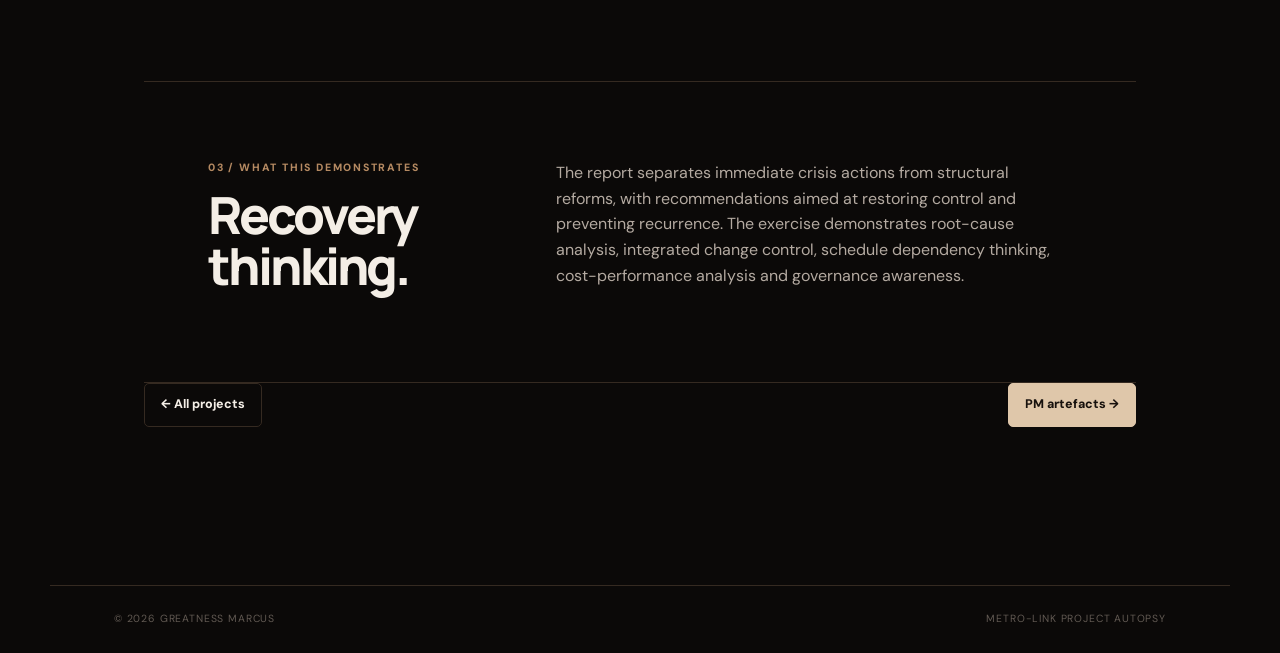
<file: metro-link.html>
<!doctype html><html lang="en"><head><meta charset="utf-8"><meta name="viewport" content="width=device-width,initial-scale=1"><title>Metro-Link | Greatness Marcus</title><link rel="stylesheet" href="case.css"></head><body><header class="nav"><a class="brand" href="index.html">GM<span>.</span></a><nav><a href="index.html#profile">Profile</a><a href="index.html#projects">Projects</a><a href="index.html#artefacts">Artefacts</a><a href="index.html#contact">Contact</a></nav></header><main class="case"><section class="case-hero"><a class="back" href="index.html#projects">← Back to selected projects</a><div class="kicker" style="margin-top:35px">03 / SIMULATION • PROJECT AUTOPSY</div><h1>Metro-Link</h1><p class="case-lead">Smart Ticketing Overhaul — a distressed-project autopsy focused on root cause, EVM, governance and recovery recommendations.</p><div class="case-meta"><div><b>BASELINE</b><span>$10M • 12 months</span></div><div><b>AT MONTH 9</b><span>60% scope delivered</span></div><div><b>ACTUAL COST</b><span>$9.5M</span></div><div><b>SCHEDULE</b><span>4 months behind</span></div></div></section><section class="case case-section"><div class="two-col"><div><div class="kicker">01 / DIAGNOSIS</div><h2>Five failures became one crisis.</h2></div><div class="case-copy"><ul><li><strong>Scope creep:</strong> facial recognition was added informally without formal change control.</li><li><strong>Organisational constraint:</strong> the PM had little formal authority in a functional structure.</li><li><strong>Critical path:</strong> a six-week IT delay cascaded into a four-month schedule slip.</li><li><strong>WBS/cost weakness:</strong> per-station permit fees were omitted from the baseline.</li><li><strong>Governance gap:</strong> no formal PMO and weak change/risk discipline.</li></ul></div></div></section><section class="case case-section"><div class="two-col"><div><div class="kicker">02 / EARNED VALUE</div><h2>Quantifying the distress.</h2></div><div class="case-copy"><div class="stat-grid"><div class="stat"><strong>$7.5M</strong><span>Planned Value (PV)</span></div><div class="stat"><strong>$6.0M</strong><span>Earned Value (EV)</span></div><div class="stat"><strong>$9.5M</strong><span>Actual Cost (AC)</span></div><div class="stat"><strong>0.63</strong><span>Cost Performance Index (CPI)</span></div><div class="stat"><strong>0.80</strong><span>Schedule Performance Index (SPI)</span></div></div><p style="margin-top:24px">The EVM analysis shows the project was simultaneously over budget and behind schedule, turning a narrative of “we're low on money” into measurable performance evidence.</p></div></div></section><section class="case case-section"><div class="two-col"><div><div class="kicker">03 / WHAT THIS DEMONSTRATES</div><h2>Recovery thinking.</h2></div><div class="case-copy"><p>The report separates immediate crisis actions from structural reforms, with recommendations aimed at restoring control and preventing recurrence. The exercise demonstrates root-cause analysis, integrated change control, schedule dependency thinking, cost-performance analysis and governance awareness.</p></div></div></section><div class="footer-actions"><a class="button ghost" href="index.html#projects">← All projects</a><a class="button primary" href="index.html#artefacts">PM artefacts →</a></div></main><footer><span>© 2026 Greatness Marcus</span><span>Metro-Link Project Autopsy</span></footer></body></html>
</file>
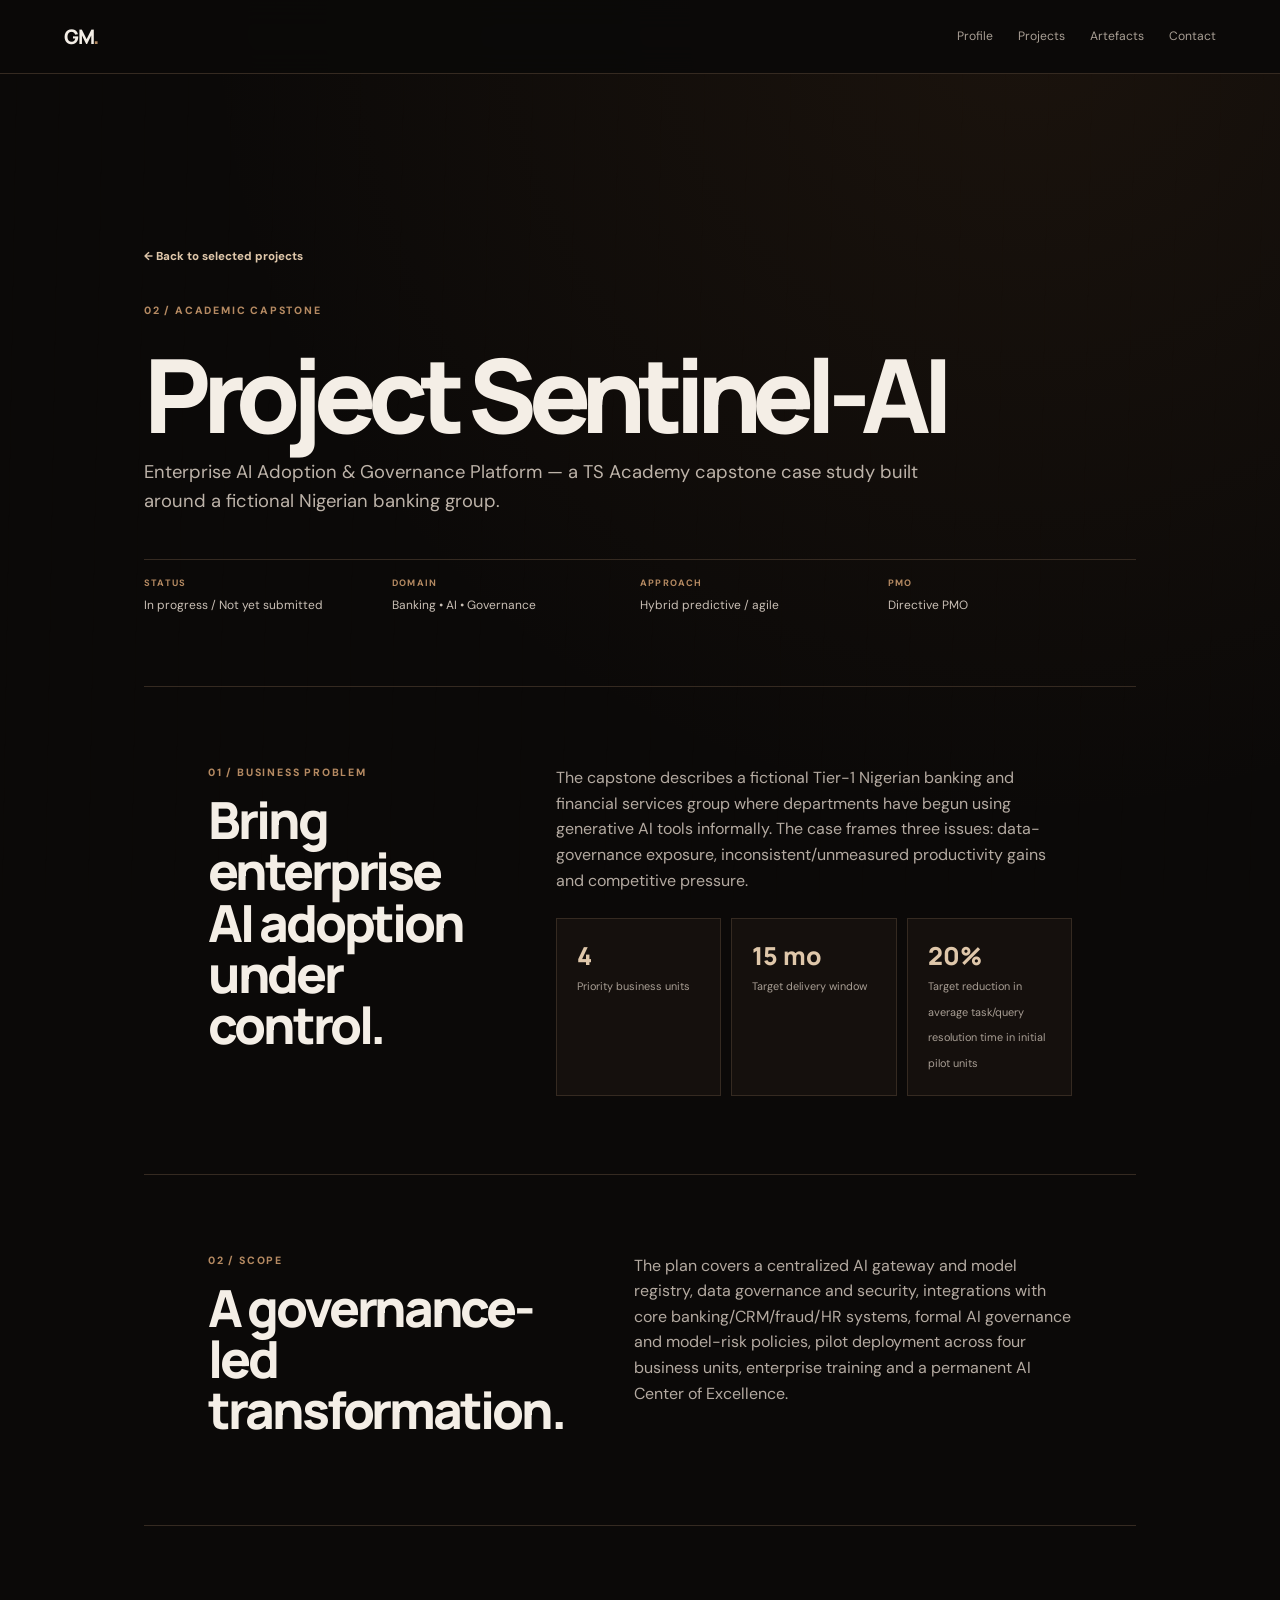
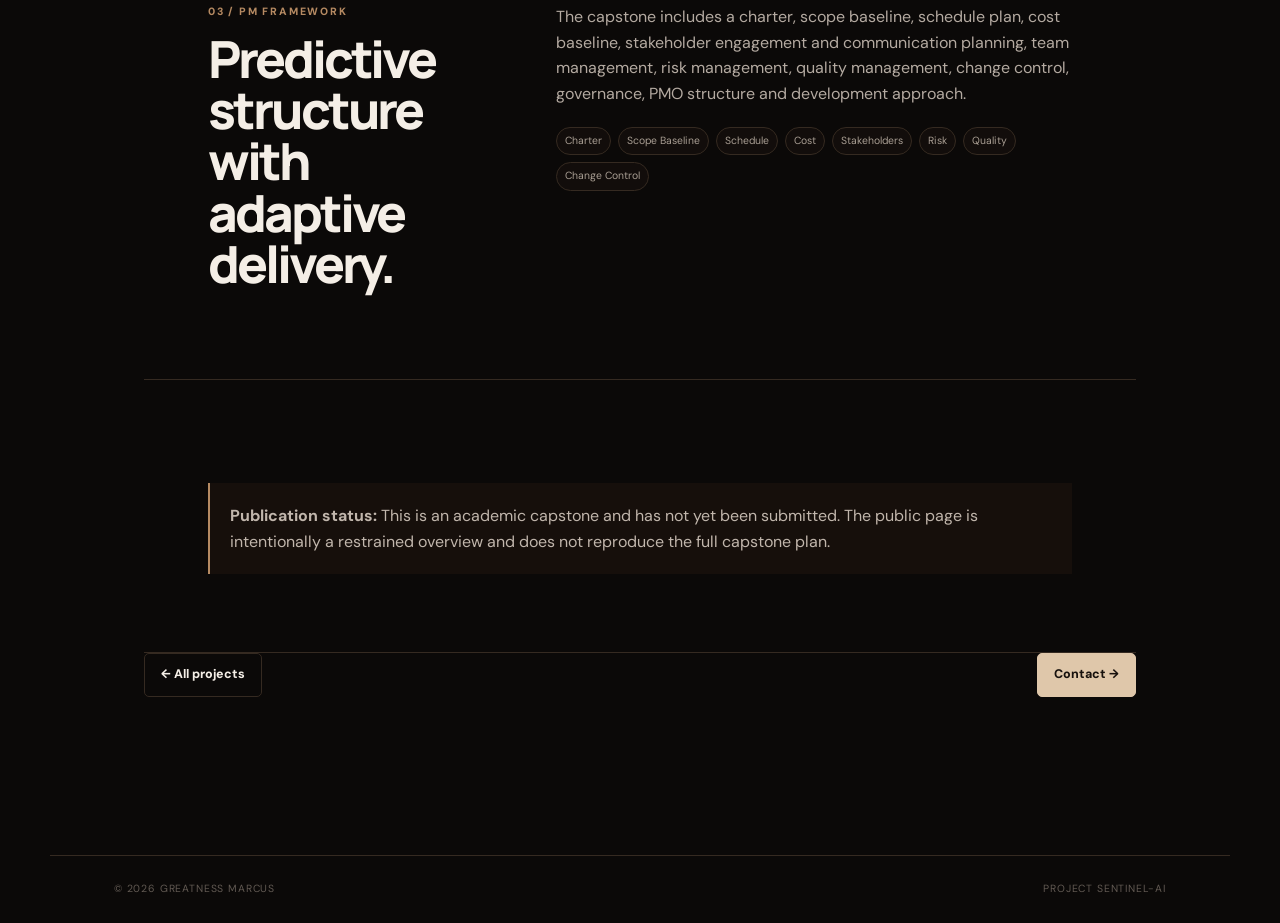
<file: sentinel-ai.html>
<!doctype html><html lang="en"><head><meta charset="utf-8"><meta name="viewport" content="width=device-width,initial-scale=1"><title>Project Sentinel-AI | Greatness Marcus</title><link rel="stylesheet" href="case.css"></head><body><header class="nav"><a class="brand" href="index.html">GM<span>.</span></a><nav><a href="index.html#profile">Profile</a><a href="index.html#projects">Projects</a><a href="index.html#artefacts">Artefacts</a><a href="index.html#contact">Contact</a></nav></header><main class="case"><section class="case-hero"><a class="back" href="index.html#projects">← Back to selected projects</a><div class="kicker" style="margin-top:35px">02 / ACADEMIC CAPSTONE</div><h1>Project Sentinel-AI</h1><p class="case-lead">Enterprise AI Adoption & Governance Platform — a TS Academy capstone case study built around a fictional Nigerian banking group.</p><div class="case-meta"><div><b>STATUS</b><span>In progress / Not yet submitted</span></div><div><b>DOMAIN</b><span>Banking • AI • Governance</span></div><div><b>APPROACH</b><span>Hybrid predictive / agile</span></div><div><b>PMO</b><span>Directive PMO</span></div></div></section><section class="case case-section"><div class="two-col"><div><div class="kicker">01 / BUSINESS PROBLEM</div><h2>Bring enterprise AI adoption under control.</h2></div><div class="case-copy"><p>The capstone describes a fictional Tier-1 Nigerian banking and financial services group where departments have begun using generative AI tools informally. The case frames three issues: data-governance exposure, inconsistent/unmeasured productivity gains and competitive pressure.</p><div class="stat-grid"><div class="stat"><strong>4</strong><span>Priority business units</span></div><div class="stat"><strong>15 mo</strong><span>Target delivery window</span></div><div class="stat"><strong>20%</strong><span>Target reduction in average task/query resolution time in initial pilot units</span></div></div></div></div></section><section class="case case-section"><div class="two-col"><div><div class="kicker">02 / SCOPE</div><h2>A governance-led transformation.</h2></div><div class="case-copy"><p>The plan covers a centralized AI gateway and model registry, data governance and security, integrations with core banking/CRM/fraud/HR systems, formal AI governance and model-risk policies, pilot deployment across four business units, enterprise training and a permanent AI Center of Excellence.</p></div></div></section><section class="case case-section"><div class="two-col"><div><div class="kicker">03 / PM FRAMEWORK</div><h2>Predictive structure with adaptive delivery.</h2></div><div class="case-copy"><p>The capstone includes a charter, scope baseline, schedule plan, cost baseline, stakeholder engagement and communication planning, team management, risk management, quality management, change control, governance, PMO structure and development approach.</p><div class="chips"><span>Charter</span><span>Scope Baseline</span><span>Schedule</span><span>Cost</span><span>Stakeholders</span><span>Risk</span><span>Quality</span><span>Change Control</span></div></div></div></section><section class="case case-section"><div class="decision"><strong>Publication status:</strong> This is an academic capstone and has not yet been submitted. The public page is intentionally a restrained overview and does not reproduce the full capstone plan.</div></section><div class="footer-actions"><a class="button ghost" href="index.html#projects">← All projects</a><a class="button primary" href="index.html#contact">Contact →</a></div></main><footer><span>© 2026 Greatness Marcus</span><span>Project Sentinel-AI</span></footer></body></html>
</file>
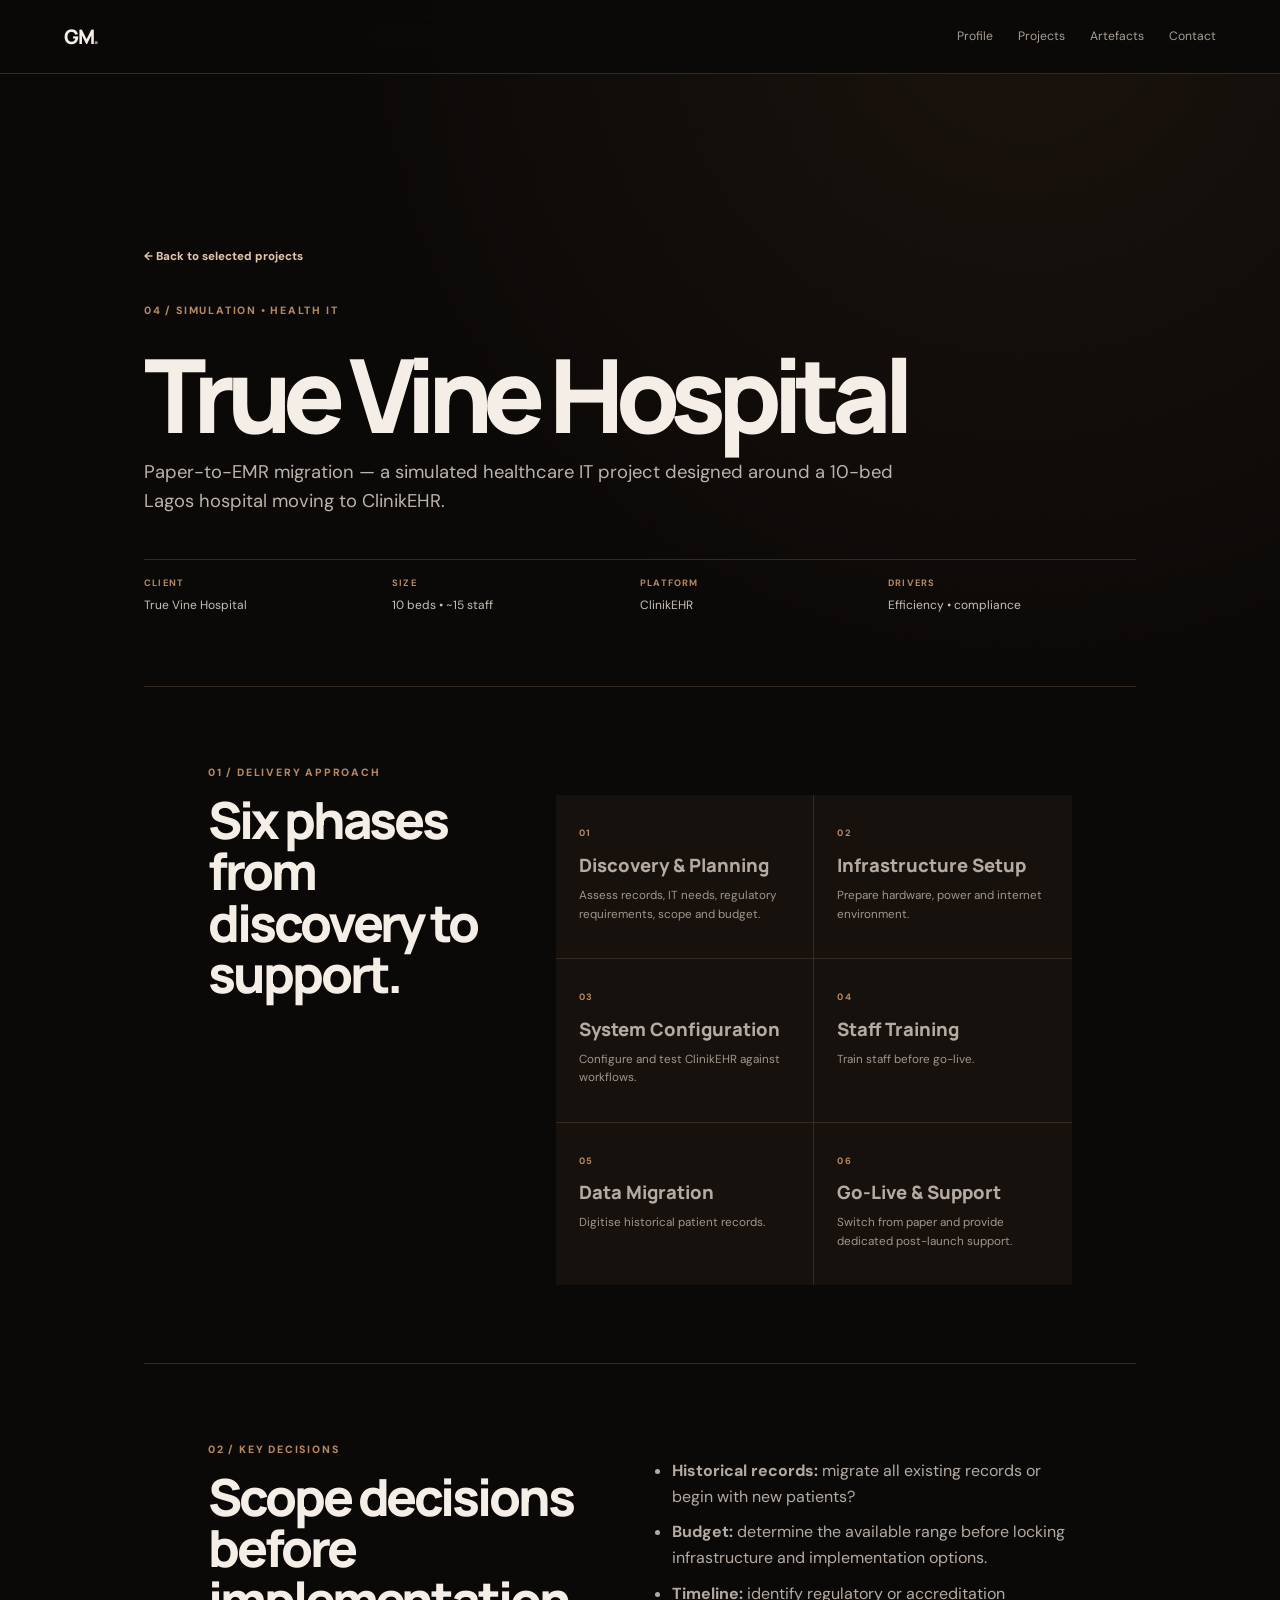
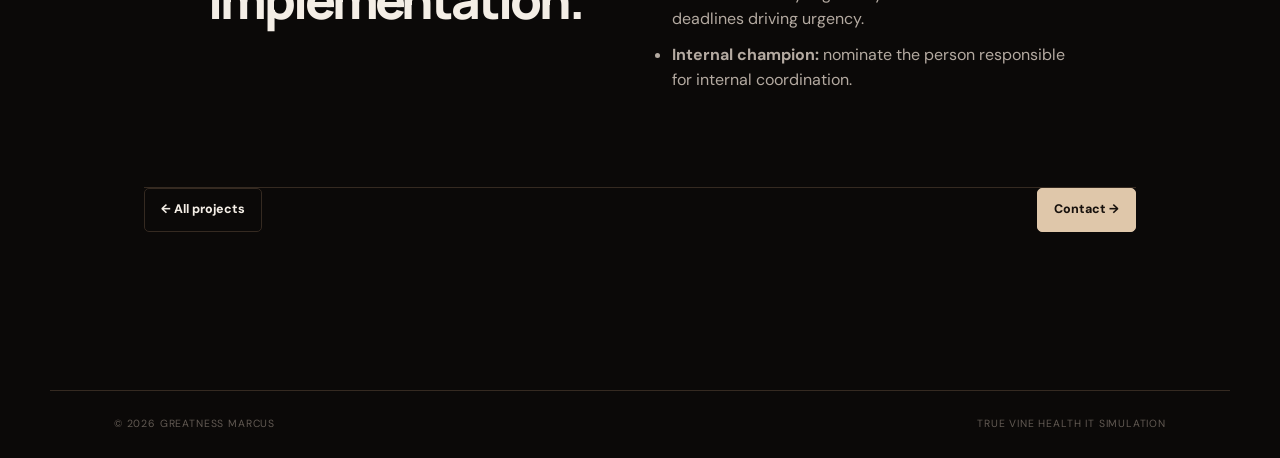
<file: true-vine.html>
<!doctype html><html lang="en"><head><meta charset="utf-8"><meta name="viewport" content="width=device-width,initial-scale=1"><title>True Vine Hospital | Greatness Marcus</title><link rel="stylesheet" href="case.css"></head><body><header class="nav"><a class="brand" href="index.html">GM<span>.</span></a><nav><a href="index.html#profile">Profile</a><a href="index.html#projects">Projects</a><a href="index.html#artefacts">Artefacts</a><a href="index.html#contact">Contact</a></nav></header><main class="case"><section class="case-hero"><a class="back" href="index.html#projects">← Back to selected projects</a><div class="kicker" style="margin-top:35px">04 / SIMULATION • HEALTH IT</div><h1>True Vine Hospital</h1><p class="case-lead">Paper-to-EMR migration — a simulated healthcare IT project designed around a 10-bed Lagos hospital moving to ClinikEHR.</p><div class="case-meta"><div><b>CLIENT</b><span>True Vine Hospital</span></div><div><b>SIZE</b><span>10 beds • ~15 staff</span></div><div><b>PLATFORM</b><span>ClinikEHR</span></div><div><b>DRIVERS</b><span>Efficiency • compliance</span></div></div></section><section class="case case-section"><div class="two-col"><div><div class="kicker">01 / DELIVERY APPROACH</div><h2>Six phases from discovery to support.</h2></div><div class="case-copy"><div class="phase-grid" style="grid-template-columns:repeat(2,1fr)"><div class="phase"><b>01</b><h3>Discovery & Planning</h3><p>Assess records, IT needs, regulatory requirements, scope and budget.</p></div><div class="phase"><b>02</b><h3>Infrastructure Setup</h3><p>Prepare hardware, power and internet environment.</p></div><div class="phase"><b>03</b><h3>System Configuration</h3><p>Configure and test ClinikEHR against workflows.</p></div><div class="phase"><b>04</b><h3>Staff Training</h3><p>Train staff before go-live.</p></div><div class="phase"><b>05</b><h3>Data Migration</h3><p>Digitise historical patient records.</p></div><div class="phase"><b>06</b><h3>Go-Live & Support</h3><p>Switch from paper and provide dedicated post-launch support.</p></div></div></div></div></section><section class="case case-section"><div class="two-col"><div><div class="kicker">02 / KEY DECISIONS</div><h2>Scope decisions before implementation.</h2></div><div class="case-copy"><ul><li><strong>Historical records:</strong> migrate all existing records or begin with new patients?</li><li><strong>Budget:</strong> determine the available range before locking infrastructure and implementation options.</li><li><strong>Timeline:</strong> identify regulatory or accreditation deadlines driving urgency.</li><li><strong>Internal champion:</strong> nominate the person responsible for internal coordination.</li></ul></div></div></section><div class="footer-actions"><a class="button ghost" href="index.html#projects">← All projects</a><a class="button primary" href="index.html#contact">Contact →</a></div></main><footer><span>© 2026 Greatness Marcus</span><span>True Vine Health IT Simulation</span></footer></body></html>
</file>
<file: style.css>
@import url('https://fonts.googleapis.com/css2?family=DM+Sans:wght@400;500;600;700&family=Manrope:wght@700;800&display=swap');
:root{--bg:#0b0908;--panel:#15110e;--panel2:#1b1510;--text:#f4eee6;--muted:#a89e94;--dim:#756c64;--line:#352a21;--accent:#b58a62;--warm:#dfc7aa;--max:1180px}
*{box-sizing:border-box}html{scroll-behavior:smooth}body{margin:0;background:radial-gradient(circle at 80% 0%,rgba(125,82,43,.14),transparent 30%),var(--bg);color:var(--text);font-family:"DM Sans",system-ui,sans-serif;line-height:1.6}body:before{content:"";position:fixed;inset:0;pointer-events:none;opacity:.055;background:repeating-linear-gradient(91deg,transparent 0 17px,rgba(214,170,123,.14) 18px,transparent 19px 43px),repeating-linear-gradient(177deg,transparent 0 67px,rgba(255,255,255,.025) 68px,transparent 69px);z-index:-1}a{color:inherit;text-decoration:none}.nav{height:74px;padding:0 5vw;border-bottom:1px solid var(--line);display:flex;align-items:center;justify-content:space-between;position:sticky;top:0;z-index:20;background:rgba(11,9,8,.9);backdrop-filter:blur(15px)}.brand{font:800 1.25rem Manrope,sans-serif;letter-spacing:-.07em}.brand span{color:var(--accent)}.nav nav{display:flex;gap:25px}.nav nav a,.nav-cta{font-size:.76rem;color:var(--muted)}.nav nav a:hover,.nav-cta:hover{color:var(--text)}.nav-cta{border:1px solid var(--line);padding:8px 13px;border-radius:999px;color:var(--text)}
main{overflow:hidden}.hero{max-width:var(--max);margin:auto;padding:105px 5vw 100px;min-height:calc(100vh - 74px);display:grid;grid-template-columns:1.35fr .65fr;gap:60px;align-items:end}.eyebrow,.kicker,.tag{font-size:.66rem;letter-spacing:.17em;font-weight:800;color:var(--accent);text-transform:uppercase}.hero h1{font:800 clamp(4rem,10vw,9.2rem)/.84 Manrope,sans-serif;letter-spacing:-.09em;margin:26px 0}.hero h1 em{font-style:normal;color:#8a7c70}.lead{font-size:clamp(1.08rem,2vw,1.32rem);max-width:760px;color:#cbc1b7}.actions{display:flex;gap:10px;flex-wrap:wrap;margin-top:28px}.button{display:inline-flex;padding:11px 16px;border:1px solid var(--line);border-radius:5px;font-size:.78rem;font-weight:800}.button.primary{background:var(--warm);color:#17110d;border-color:var(--warm)}.button.ghost{color:var(--text)}.button:hover{border-color:var(--accent);transform:translateY(-1px)}.hero-proof{border:1px solid var(--line);background:linear-gradient(145deg,rgba(36,27,21,.94),rgba(15,12,10,.98));padding:28px}.hero-proof h2{font:800 1.4rem Manrope;margin:8px 0 22px;letter-spacing:-.04em}.proof-list{display:grid;gap:0}.proof-item{padding:16px 0;border-top:1px solid var(--line)}.proof-item strong{display:block;font:800 1.5rem Manrope;color:var(--warm)}.proof-item span{font-size:.75rem;color:var(--muted)}
.section{max-width:var(--max);margin:auto;padding:100px 5vw;border-top:1px solid var(--line)}.section-head{display:flex;justify-content:space-between;align-items:end;gap:50px;margin:12px 0 42px}.section h2{font:800 clamp(2.3rem,5vw,4.5rem)/.98 Manrope,sans-serif;letter-spacing:-.065em;margin:16px 0}.section-head p{max-width:380px;color:var(--muted);font-size:.9rem}.profile{display:grid;grid-template-columns:.8fr 1.2fr;gap:80px}.copy{color:#bcb2a9}.copy p{margin-top:0}.profile-card{border-left:1px solid var(--accent);padding-left:25px}.profile-card strong{display:block;color:var(--text);margin-bottom:8px}.method{display:grid;grid-template-columns:repeat(3,1fr);border:1px solid var(--line);margin-top:38px}.method div{padding:25px;border-right:1px solid var(--line)}.method div:nth-child(3n){border-right:0}.method b{font-size:.78rem;color:var(--warm)}.method strong{display:block;font:800 1.25rem Manrope;margin:8px 0}.method span{font-size:.78rem;color:var(--muted)}
.projects{background:linear-gradient(135deg,rgba(28,21,16,.45),transparent)}.featured-project,.project{border:1px solid var(--line);background:linear-gradient(145deg,rgba(34,26,20,.94),rgba(17,13,11,.98));padding:32px}.featured-project{display:grid;grid-template-columns:90px 1fr;gap:10px}.number{font-size:.68rem;letter-spacing:.12em;color:var(--dim)}.project h3{font:800 clamp(1.6rem,3vw,2.5rem)/1.05 Manrope;margin:12px 0 4px;letter-spacing:-.045em}.subtitle{color:#8f8379;margin:0 0 17px}.project p{color:#b4aaa1;max-width:800px}.chips{display:flex;flex-wrap:wrap;gap:7px;margin:20px 0}.chips span,.mini-tag{border:1px solid var(--line);background:rgba(78,53,34,.12);padding:5px 8px;border-radius:999px;color:#a99e94;font-size:.65rem}.text-link{font-size:.75rem;font-weight:800;color:var(--warm)}.project-grid{display:grid;grid-template-columns:repeat(2,1fr);gap:16px;margin-top:16px}.project-card{min-height:370px}.status{display:inline-flex;gap:8px;align-items:center;font-size:.63rem;letter-spacing:.12em;color:#a89078}.status:before{content:"";width:6px;height:6px;border-radius:50%;background:var(--accent)}.project-meta{display:grid;grid-template-columns:repeat(3,1fr);border-top:1px solid var(--line);margin-top:22px}.project-meta div{padding:13px 10px 0 0}.project-meta b{display:block;font-size:.58rem;color:var(--dim);letter-spacing:.1em}.project-meta span{font-size:.73rem;color:#c2b8ae}
.artefacts{display:grid;grid-template-columns:1fr 1fr;gap:16px}.artifact{border:1px solid var(--line);padding:25px;background:#120f0d}.artifact b{font:800 1rem Manrope}.artifact p{font-size:.78rem;color:var(--muted);margin-bottom:0}.artifact .artifact-label{display:block;color:var(--accent);font-size:.61rem;letter-spacing:.13em;margin-bottom:13px;font-weight:800}.notice{border-left:2px solid var(--accent);padding:18px 20px;background:rgba(65,43,28,.18);color:#bfb4aa;font-size:.78rem;margin-top:22px}.notice strong{color:var(--text)}
.experience{background:linear-gradient(135deg,#100d0b,#18120e);max-width:none;padding-left:max(5vw,calc((100vw - var(--max))/2 + 5vw));padding-right:max(5vw,calc((100vw - var(--max))/2 + 5vw))}.experience-card{display:grid;grid-template-columns:200px 1fr;gap:45px;border:1px solid var(--line);padding:32px;background:rgba(25,19,15,.75)}.date{font-size:.64rem;color:var(--accent);letter-spacing:.13em;font-weight:800}.experience-card h3{font:800 1.55rem/1.15 Manrope;margin:0 0 6px}.muted{color:#7f756c}.experience-card ul{color:#aaa097;padding-left:20px}
.capabilities{background:#0e0b09;max-width:none;padding-left:max(5vw,calc((100vw - var(--max))/2 + 5vw));padding-right:max(5vw,calc((100vw - var(--max))/2 + 5vw))}.cap-grid{display:grid;grid-template-columns:repeat(4,1fr);border:1px solid var(--line);background:var(--line);gap:1px}.cap{background:#15110e;padding:28px;min-height:175px}.cap b{font:800 1rem Manrope}.cap span{display:block;color:#a39a91;font-size:.76rem;margin-top:13px}.skill-line{margin-top:30px;color:#85786e;font-size:.64rem;letter-spacing:.11em;font-weight:800}.skill-line span:not(:last-child):after{content:"•";margin:0 9px;color:var(--accent)}
.contact{padding-bottom:120px}.contact h2{font-size:clamp(3.5rem,8vw,7rem)}.contact p{max-width:700px;color:#aaa098}.contact-note{font-size:.68rem!important;color:#655d56!important;margin-top:22px}footer{max-width:var(--max);margin:auto;border-top:1px solid var(--line);padding:25px 5vw;display:flex;justify-content:space-between;color:#625a53;font-size:.65rem;letter-spacing:.08em;text-transform:uppercase}
@media(max-width:850px){.nav nav{display:none}.hero{grid-template-columns:1fr;padding:80px 20px 70px}.section{padding:75px 20px}.profile{grid-template-columns:1fr;gap:30px}.method{grid-template-columns:1fr}.method div{border-right:0;border-bottom:1px solid var(--line)}.method div:last-child{border-bottom:0}.project-grid,.artefacts{grid-template-columns:1fr}.cap-grid{grid-template-columns:1fr 1fr}.experience{padding-left:20px;padding-right:20px}.experience-card{grid-template-columns:1fr;gap:12px}.section-head{display:block}.section-head p{margin-top:20px}footer{padding:25px 20px;display:block}footer span{display:block;margin:5px 0}}
@media(max-width:520px){.cap-grid{grid-template-columns:1fr}.featured-project{grid-template-columns:45px 1fr}.project-meta{grid-template-columns:1fr}.hero h1{font-size:4rem}}

.artifact .text-link{display:inline-block;margin-top:15px}.artifact b{display:block}.artifact span{display:block}.artifact a{margin-top:10px}.artifact:hover{border-color:var(--accent);transform:translateY(-2px);transition:.2s}
</file>
<file: case.css>
@import url('style.css');
.case{max-width:1120px;margin:auto;padding:78px 5vw}.case-hero{padding-top:90px;padding-bottom:70px;border-bottom:1px solid var(--line)}.back{color:var(--warm);font-size:.72rem;font-weight:800}.case h1{font:800 clamp(3.3rem,8vw,7rem)/.88 Manrope,sans-serif;letter-spacing:-.08em;margin:30px 0 18px}.case-lead{font-size:1.15rem;color:#bdb3a9;max-width:780px}.case-meta{display:grid;grid-template-columns:repeat(4,1fr);border-top:1px solid var(--line);margin-top:42px}.case-meta div{padding:16px 12px 0 0}.case-meta b{display:block;font-size:.58rem;color:var(--accent);letter-spacing:.13em}.case-meta span{font-size:.75rem;color:#c9bfb5}.case-section{border-bottom:1px solid var(--line)}.two-col{display:grid;grid-template-columns:.7fr 1.3fr;gap:70px}.case h2{font:800 clamp(2rem,4vw,3.5rem)/1 Manrope;letter-spacing:-.06em;margin:12px 0}.case-copy{color:#b4aaa1}.case-copy p{margin-top:0}.case-copy ul{padding-left:20px}.case-copy li{margin:10px 0}.stat-grid{display:grid;grid-template-columns:repeat(3,1fr);gap:10px;margin-top:25px}.stat{border:1px solid var(--line);padding:20px;background:#15100d}.stat strong{display:block;font:800 1.55rem Manrope;color:var(--warm)}.stat span{font-size:.68rem;color:var(--muted)}.phase-grid{display:grid;grid-template-columns:repeat(4,1fr);gap:1px;background:var(--line);margin-top:30px}.phase{background:#17110d;padding:23px}.phase b{font-size:.58rem;color:var(--accent);letter-spacing:.12em}.phase h3{font:800 1.15rem Manrope;margin:8px 0}.phase p{font-size:.73rem;color:#9f958b}.decision{margin-top:25px;border-left:2px solid var(--accent);padding:20px;background:rgba(78,51,31,.17);color:#c1b6ac}.artifact-grid{display:grid;grid-template-columns:repeat(2,1fr);gap:12px}.artifact{border:1px solid var(--line);padding:22px;background:#120e0c}.artifact b{font:800 1rem Manrope}.artifact span{display:block;color:var(--muted);font-size:.72rem;margin-top:7px}.footer-actions{display:flex;justify-content:space-between;gap:12px;padding-bottom:80px}@media(max-width:800px){.case{padding:65px 20px}.case-meta,.two-col,.phase-grid,.artifact-grid{grid-template-columns:1fr 1fr}.two-col{display:block}.two-col>div:first-child{margin-bottom:28px}.stat-grid{grid-template-columns:1fr}.case-meta{grid-template-columns:1fr 1fr}}@media(max-width:520px){.case-meta,.phase-grid,.artifact-grid{grid-template-columns:1fr}.footer-actions{display:block}.footer-actions .button{margin-top:10px}}
</file>
